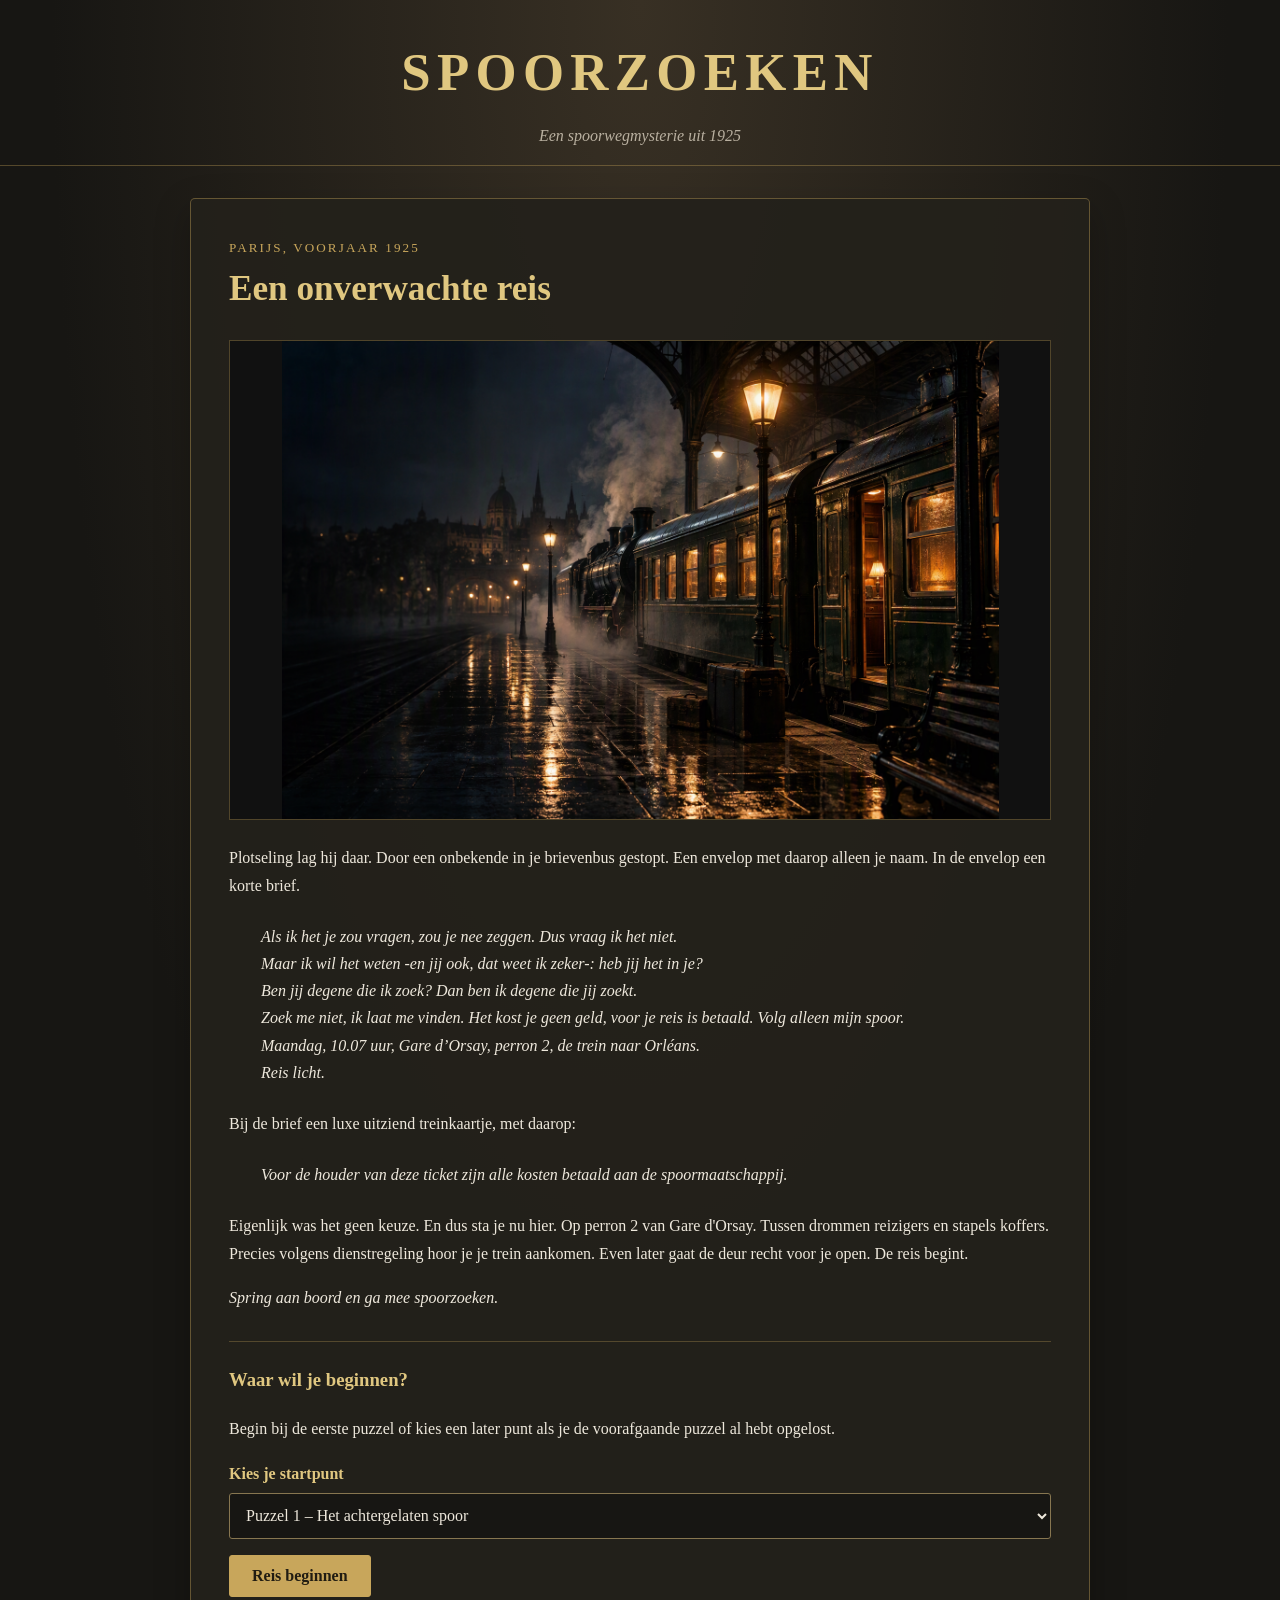
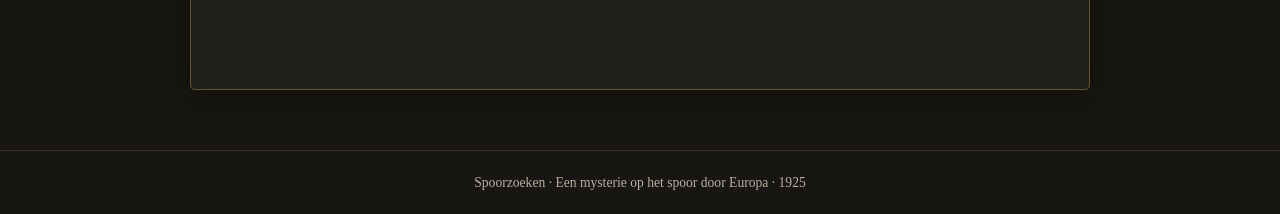
<file: index.html>
<!DOCTYPE html>
<html lang="nl">
<head>
  <meta charset="UTF-8">
  <meta name="viewport" content="width=device-width, initial-scale=1.0">
  <title>Spoorzoeken – Een spoorwegmysterie</title>

  <link rel="stylesheet" href="css/stijl.css">

  <script src="js/algemeen.js" defer></script>
  <script src="js/puzzels.js" defer></script>
  <script src="js/startpagina.js" defer></script>
</head>

<body>
  <header>
    <h1>Spoorzoeken</h1>
    <p>Een spoorwegmysterie uit 1925</p>
  </header>

  <main>
    <section class="screen active">
      <div class="panel">
        <div class="eyebrow">Parijs, voorjaar 1925</div>
        <h2>Een onverwachte reis</h2>

        <img
          class="story-image intro-image"
          src="station_home.png"
          alt="Een oud station als begin van een onverwachte reis"
        >

        <p>
          Plotseling lag hij daar. Door een onbekende in je brievenbus gestopt.
          Een envelop met daarop alleen je naam. In de envelop een korte brief.
        </p>

        <!-- Eerste citaat -->
        <div style="margin: 1.5em 0 1.5em 2em; padding: 0; font-style: italic;">
          <p style="margin: 0; padding: 0; text-indent: 0;">
            Als ik het je zou vragen, zou je nee zeggen. Dus vraag ik het niet.<br>
            Maar ik wil het weten -en jij ook, dat weet ik zeker-: heb jij het in je?<br>
            Ben jij degene die ik zoek? Dan ben ik degene die jij zoekt.<br>
            Zoek me niet, ik laat me vinden. Het kost je geen geld, voor je reis is betaald. Volg alleen mijn spoor.<br>
            Maandag, 10.07 uur, Gare d’Orsay, perron 2, de trein naar Orléans.<br>
            Reis licht.
          </p>
        </div>

        <p>
          Bij de brief een luxe uitziend treinkaartje, met daarop:
        </p>

        <!-- Tweede citaat -->
        <div style="margin: 1.5em 0 1.5em 2em; padding: 0; font-style: italic;">
          <p style="margin: 0; padding: 0; text-indent: 0;">
            Voor de houder van deze ticket zijn alle kosten betaald aan de spoormaatschappij.
          </p>
        </div>

        <p>
          Eigenlijk was het geen keuze. En dus sta je nu hier. Op perron 2 van
          Gare d'Orsay. Tussen drommen reizigers en stapels koffers. Precies
          volgens dienstregeling hoor je je trein aankomen. Even later gaat de
          deur recht voor je open. De reis begint.
        </p>

        <p><em>Spring aan boord en ga mee spoorzoeken.</em></p>

        <div class="access-panel">
          <h3>Waar wil je beginnen?</h3>

          <p>
            Begin bij de eerste puzzel of kies een later punt als je
            de voorafgaande puzzel al hebt opgelost.
          </p>

          <label for="start-puzzle">Kies je startpunt</label>

          <select id="start-puzzle">
            <option value="1">Puzzel 1 – Het achtergelaten spoor</option>
            <option value="2">Puzzel 2 – Een onverwachte bestemming</option>
          </select>

          <div id="previous-answer-wrap" class="hidden">
            <label for="previous-answer">
              Wat was het antwoord op de vorige puzzel?
            </label>

            <input
              id="previous-answer"
              type="text"
              autocomplete="off"
              placeholder="Vul je antwoord in"
            >
          </div>

          <button id="start-button" type="button">
            Reis beginnen
          </button>

          <p
            id="access-message"
            class="access-message"
            aria-live="polite"
          ></p>
        </div>
      </div>
    </section>
  </main>

  <footer>
    Spoorzoeken · Een mysterie op het spoor door Europa · 1925
  </footer>
</body>
</html>
</file>
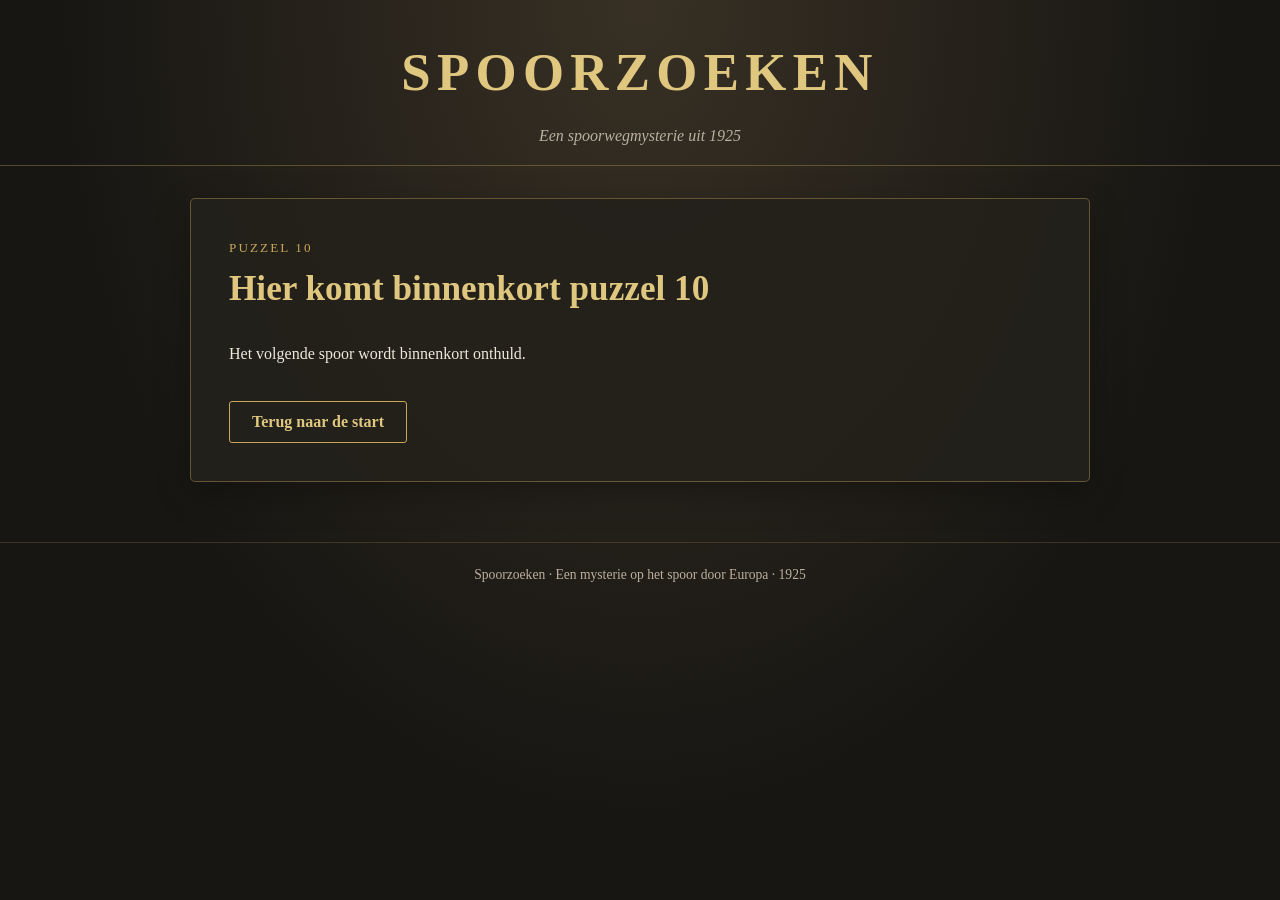
<file: Puzzel-10.html>
<!DOCTYPE html>
<html lang="nl">
<head>
  <meta charset="UTF-8">
  <meta name="viewport" content="width=device-width, initial-scale=1.0">
  <title>Puzzel 10 | Spoorzoeken</title>

  <link rel="stylesheet" href="css/stijl.css">

  <script src="js/algemeen.js" defer></script>
</head>

<body>
  <header>
    <h1>Spoorzoeken</h1>
    <p>Een spoorwegmysterie uit 1925</p>
  </header>

  <main>
    <section class="screen active">
      <div class="panel">
        <div class="eyebrow">Puzzel 10</div>
        <h2>Hier komt binnenkort puzzel 10</h2>

        <p>
          Het volgende spoor wordt binnenkort onthuld.
        </p>

        <button
          type="button"
          class="secondary"
          id="home-button"
        >
          Terug naar de start
        </button>
      </div>
    </section>
  </main>

  <footer>
    Spoorzoeken · Een mysterie op het spoor door Europa · 1925
  </footer>
</body>
</html>
</file>
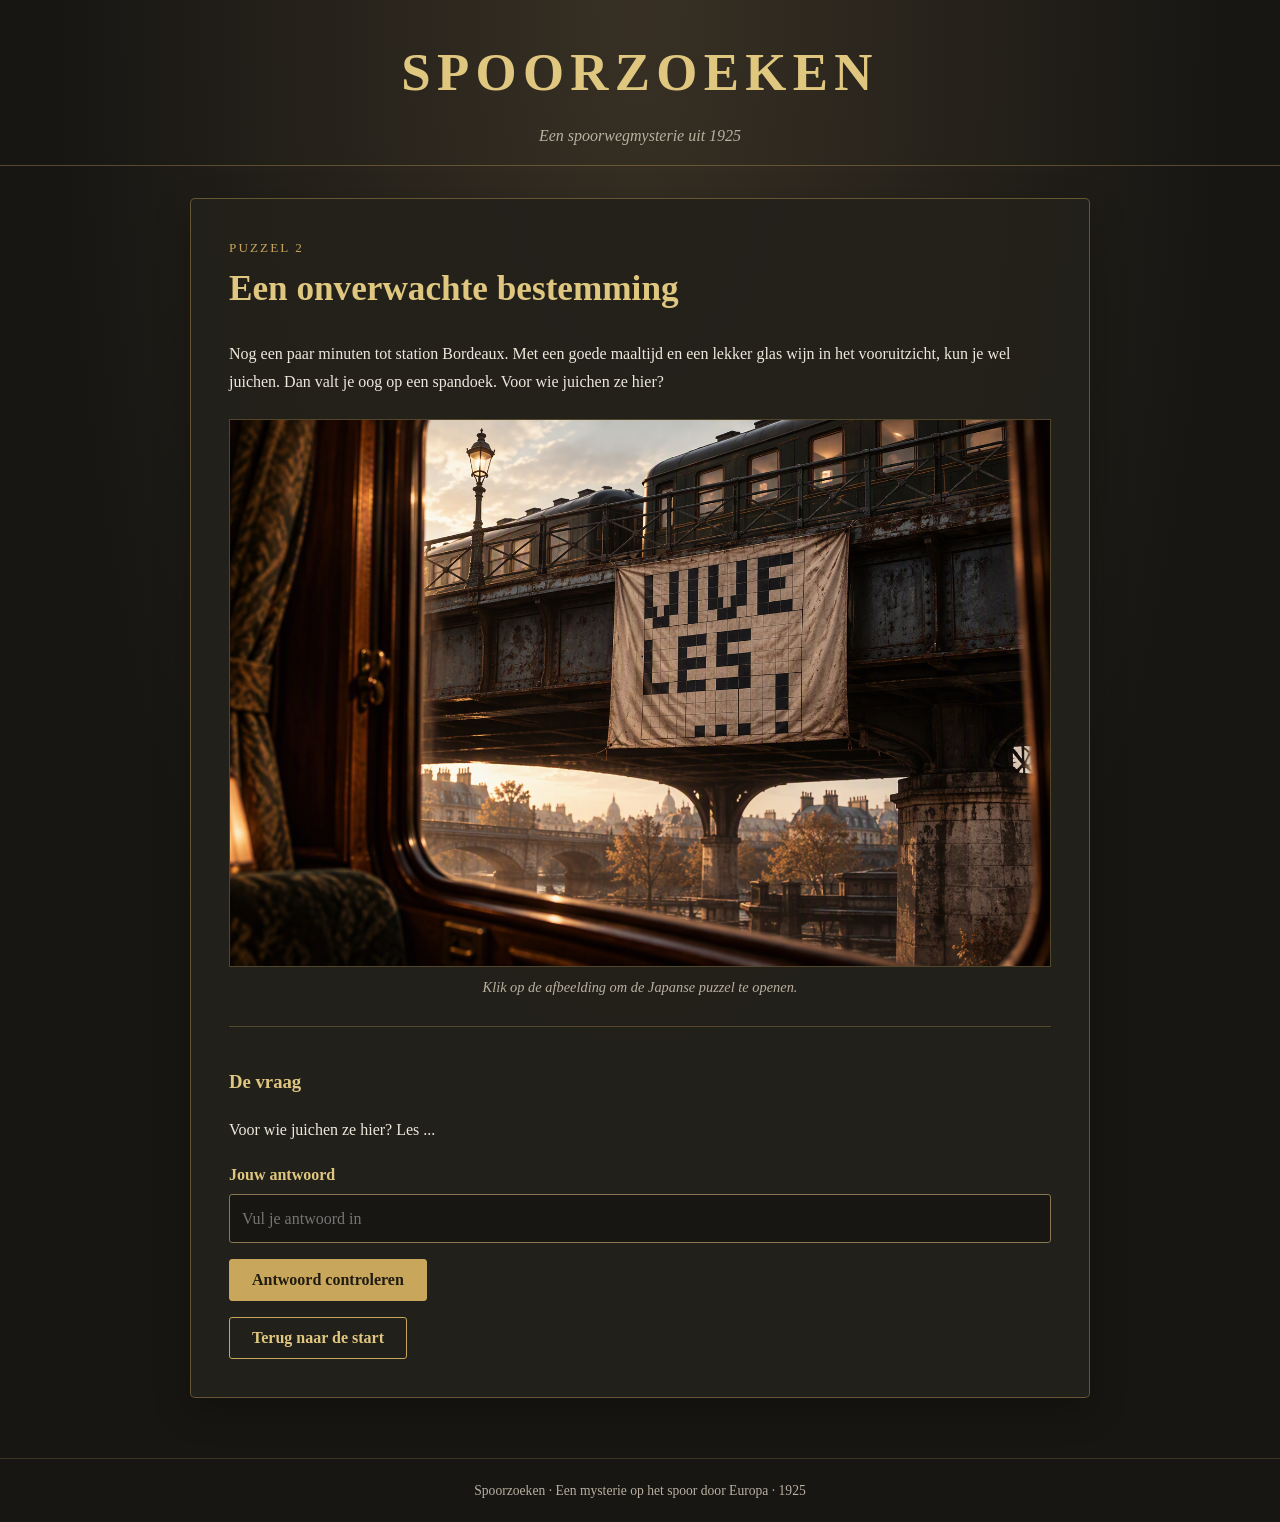
<file: puzzel-2.html>
<!DOCTYPE html>
<html lang="nl">
<head>
  <meta charset="UTF-8">
  <meta name="viewport" content="width=device-width, initial-scale=1.0">
  <title>Puzzel 2 – Een onverwachte bestemming | Spoorzoeken</title>

  <link rel="stylesheet" href="css/stijl.css">

  <script src="js/algemeen.js" defer></script>
  <script src="js/puzzels.js" defer></script>
  <script src="js/puzzelpagina.js" defer></script>
</head>

<body>
  <header>
    <h1>Spoorzoeken</h1>
    <p>Een spoorwegmysterie uit 1925</p>
  </header>

  <main>
    <section class="screen active">
      <div class="panel">
        <div class="eyebrow">Puzzel 2</div>
        <h2>Een onverwachte bestemming</h2>

        <p>
          Nog een paar minuten tot station Bordeaux. Met een goede
          maaltijd en een lekker glas wijn in het vooruitzicht, kun
          je wel juichen. Dan valt je oog op een spandoek. Voor wie
          juichen ze hier?
        </p>

        <!-- BASISAFBEELDING PUZZEL 2A -->
        <div id="puzzle2-image-view">
          <img
            id="puzzle2-image"
            class="story-image clickable-image"
            src="Puzzel%202a.png"
            alt="Aanwijzing op een spandoek in Bordeaux"
            tabindex="0"
            role="button"
            aria-label="Open de interactieve Japanse puzzel"
          >

          <p class="image-hint" id="puzzle2-image-hint">
            Klik op de afbeelding om de Japanse puzzel te openen.
          </p>
        </div>

        <!-- INTERACTIEVE PUZZEL 2B -->
        <div id="nonogram-view" class="nonogram-view hidden">
          <h3>De Japanse puzzel</h3>

          <p class="nonogram-instruction">
            Kleur de vakjes zwart om de afbeelding te ontdekken.
            De cijfers geven aan hoeveel aaneengesloten zwarte vakjes
            er in iedere rij en kolom staan. Tussen twee reeksen zit
            altijd minstens één wit vakje. Klik de cijfers aan om ze
            door te strepen wanneer je ze hebt opgelost.
          </p>

          <div class="nonogram-scroll">
            <div
              id="nonogram-board"
              class="nonogram-board"
              aria-label="Interactief raster van 15 bij 15 vakjes"
            ></div>
          </div>

          <div class="nonogram-controls">
            <button
              type="button"
              class="secondary"
              id="clear-nonogram"
            >
              Wis alle vakjes
            </button>

            <button
              type="button"
              class="secondary"
              id="show-image-a"
            >
              Terug naar afbeelding 2a
            </button>
          </div>

          <p class="image-hint">
            De vakjes en doorgestreepte cijfers kun je op elk moment
            weer aanpassen.
          </p>
        </div>

        <div class="question">
          <h3>De vraag</h3>
          <p>Voor wie juichen ze hier? Les ...</p>

          <form id="answer-form">
            <label for="answer">Jouw antwoord</label>

            <input
              id="answer"
              type="text"
              autocomplete="off"
              placeholder="Vul je antwoord in"
              required
            >

            <button type="submit">Antwoord controleren</button>
          </form>

          <p
            id="success-message"
            class="success-message hidden"
            aria-live="polite"
          >
            Goed gevonden! Je gaat verder naar het volgende spoor.
          </p>
        </div>

        <button
          type="button"
          class="secondary"
          id="home-button"
        >
          Terug naar de start
        </button>
      </div>
    </section>
  </main>

  <footer>
    Spoorzoeken · Een mysterie op het spoor door Europa · 1925
  </footer>

  <!-- FOUTMELDING -->
  <div
    id="error-overlay"
    class="error-overlay"
    role="alertdialog"
    aria-modal="true"
    aria-labelledby="error-title"
    aria-hidden="true"
  >
    <div class="error-box">
      <img src="Stop.png" alt="Het spoor loopt dood">

      <h2 id="error-title">Het spoor loopt dood</h2>
      <p>
        Dat is niet het goede antwoord. Het sein staat op rood.
        Vind het goede antwoord om door te kunnen stomen.
      </p>

      <button type="button" id="error-close">
        Verder zoeken
      </button>
    </div>
  </div>
</body>
</html>
</file>
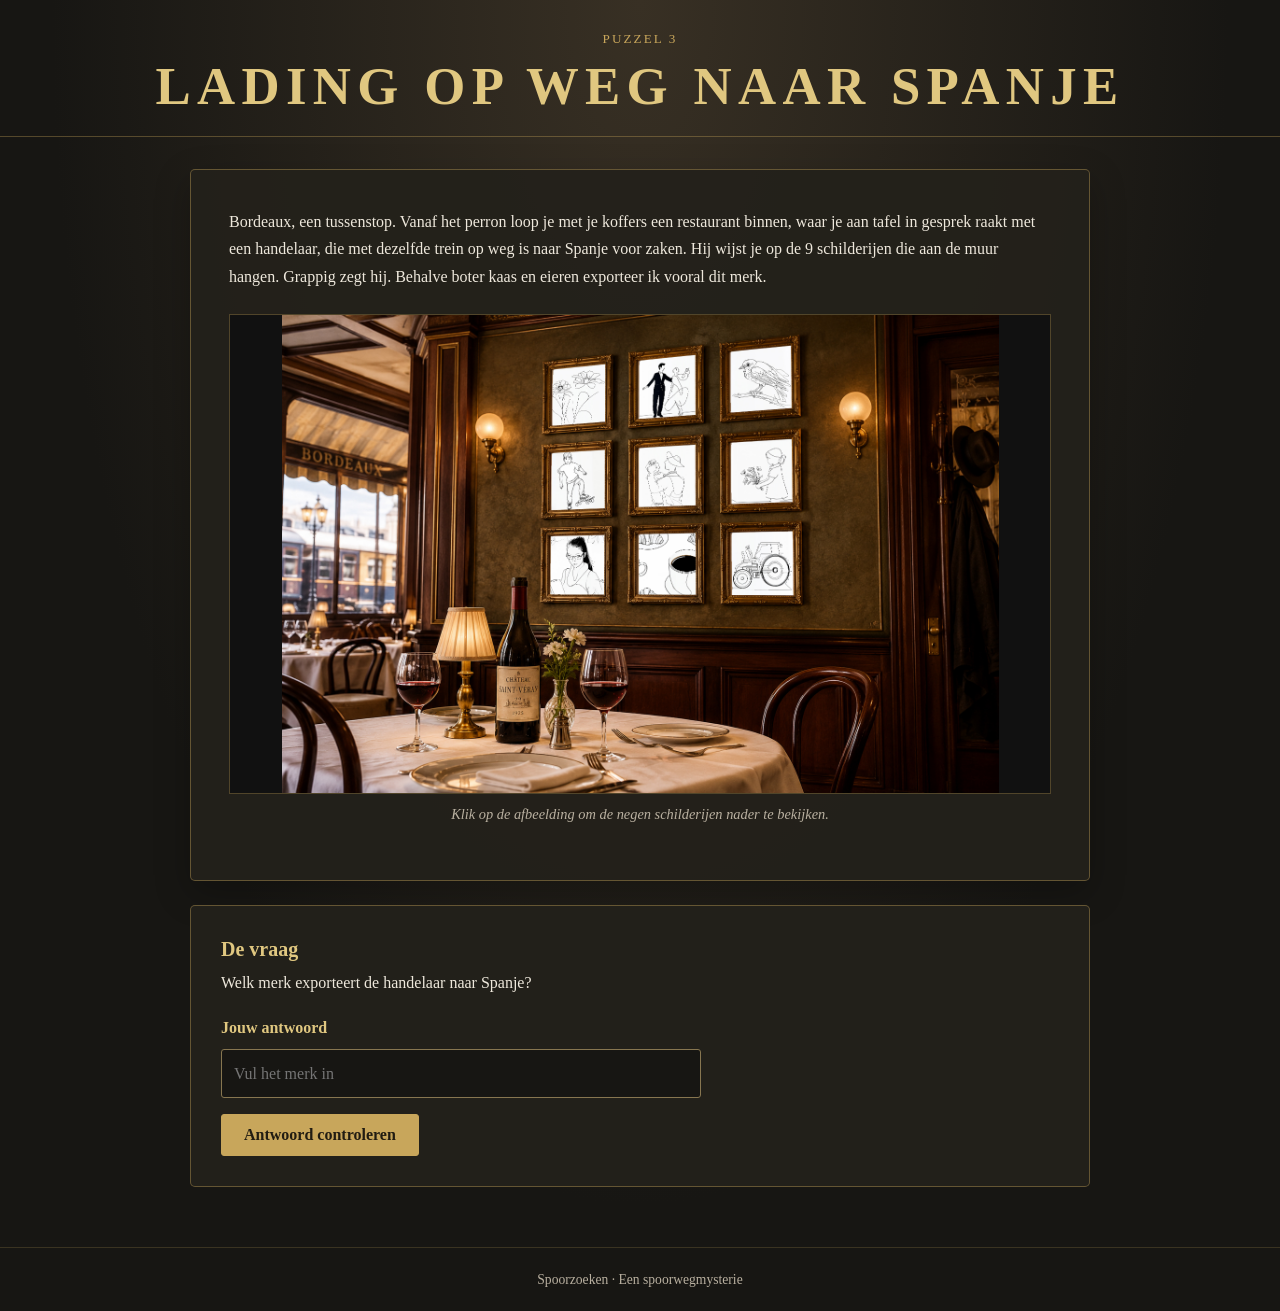
<file: puzzel-3.html>
<!DOCTYPE html>
<html lang="nl">
<head>
  <meta charset="UTF-8">
  <meta name="viewport" content="width=device-width, initial-scale=1.0">
  <title>Spoorzoeken – Puzzel 3: Lading op weg naar Spanje</title>

  <link rel="stylesheet" href="css/stijl.css">

  <style>
    :root {
      --background: #171613;
      --panel: #24211b;
      --gold: #c8a65b;
      --gold-light: #e0c780;
      --text: #eee8dc;
      --muted: #b9b0a0;
      --red: #c7463b;
      --green: #88b58a;
      --line: rgba(200, 166, 91, 0.4);
    }

    * {
      box-sizing: border-box;
    }

    body {
      margin: 0;
      min-height: 100vh;
      background: radial-gradient(ellipse at top, #383024 0%, var(--background) 65%);
      color: var(--text);
      font-family: Georgia, "Times New Roman", serif;
      line-height: 1.7;
    }

    header {
      padding: 28px 20px 16px;
      text-align: center;
      border-bottom: 1px solid rgba(200, 166, 91, 0.35);
    }

    header p {
      margin: 0;
      color: var(--muted);
      font-style: italic;
    }

    header .eyebrow {
      margin-bottom: 4px;
      color: var(--gold);
      font-size: 0.82rem;
      letter-spacing: 0.16em;
      text-transform: uppercase;
      font-style: normal;
    }

    header h1 {
      margin: 0;
      color: var(--gold-light);
      font-size: clamp(2rem, 5vw, 3.3rem);
      line-height: 1.25;
    }

    main {
      width: min(900px, calc(100% - 32px));
      margin: 32px auto 60px;
    }

    h2 {
      margin-top: 0;
      color: var(--gold-light);
      font-size: clamp(1.6rem, 4vw, 2.2rem);
      line-height: 1.25;
    }

    h3 {
      color: var(--gold-light);
    }

    p {
      margin: 0 0 1.1em;
    }

    .panel {
      padding: clamp(20px, 4vw, 38px);
      background: rgba(36, 33, 27, 0.94);
      border: 1px solid var(--line);
      border-radius: 5px;
      box-shadow: 0 12px 35px rgba(0, 0, 0, 0.25);
    }

    .intro-text {
      margin-bottom: 20px;
    }

    .cafe-intro {
      margin: 24px 0 0;
    }

    .story-image {
      display: block;
      width: 100%;
      max-height: 620px;
      margin: 24px auto;
      object-fit: contain;
      border: 1px solid rgba(200, 166, 91, 0.35);
      background: #111;
    }

    .intro-image {
      max-height: 480px;
    }

    .clickable-image {
      cursor: pointer;
      transition: opacity 0.2s ease;
    }

    .clickable-image:hover {
      opacity: 0.88;
    }

    .clickable-image:focus-visible {
      outline: 3px solid var(--gold-light);
      outline-offset: 4px;
    }

    .image-hint {
      margin-top: -16px;
      color: var(--muted);
      font-size: 0.9rem;
      font-style: italic;
      text-align: center;
    }

    #interactive-puzzle {
      display: none;
    }

    .puzzle-instruction {
      margin-bottom: 24px;
    }

    .gallery {
      display: grid;
      grid-template-columns: repeat(3, minmax(0, 1fr));
      gap: 18px;
    }

    .source-card,
    .board-panel {
      min-width: 0;
      padding: 12px;
      border: 1px solid var(--line);
      border-radius: 5px;
      background: rgba(36, 33, 27, 0.94);
    }

    .source-title {
      margin: 0 0 10px;
      font-size: 1.05rem;
      line-height: 1.4;
    }

    .image-grid {
      position: relative;
      width: 100%;
      aspect-ratio: 1 / 1;
      overflow: hidden;
      background: #e8e2d7;
      border: 1px solid rgba(200, 166, 91, 0.3);
      border-radius: 3px;
    }

    .image-grid > img {
      display: block;
      width: 100%;
      height: 100%;
      object-fit: cover;
    }

    .tile-overlay {
      position: absolute;
      inset: 0;
      display: grid;
      grid-template-columns: repeat(3, 1fr);
      grid-template-rows: repeat(3, 1fr);
      gap: 0;
    }

    .tile-overlay .tile {
      position: relative;
      display: block;
      min-width: 0;
      min-height: 0;
      width: auto;
      margin: 0;
      padding: 0;
      border: 1px dashed rgba(255, 255, 255, 0.95);
      border-radius: 0;
      background: rgba(20, 20, 20, 0.035);
      color: white;
      font: inherit;
      text-shadow: 0 1px 3px #000;
      cursor: grab;
      touch-action: manipulation;
      box-shadow: none;
    }

    .tile-overlay .tile:hover {
      background: rgba(255, 255, 255, 0.15);
    }

    .tile-overlay .tile:active {
      cursor: grabbing;
    }

    .tile-overlay .tile.selected {
      outline: 4px solid #d18a27;
      outline-offset: -4px;
    }

    .tile-overlay .tile.used {
      opacity: 0.35;
    }

    .tile-overlay .tile:disabled {
      cursor: default;
    }

    .tile-number {
      position: absolute;
      left: 5px;
      top: 4px;
      padding: 3px 4px;
      border-radius: 3px;
      background: rgba(0, 0, 0, 0.65);
      color: white;
      font: bold 12px/1 Arial, sans-serif;
      text-shadow: none;
    }

    .image-error {
      display: flex;
      width: 100%;
      height: 100%;
      padding: 14px;
      align-items: center;
      justify-content: center;
      text-align: center;
      color: var(--red);
      font: 14px/1.4 Arial, sans-serif;
      overflow-wrap: anywhere;
    }

    .board-heading {
      margin-top: 30px;
    }

    .board-panel {
      margin-top: 12px;
    }

    .board {
      display: grid;
      grid-template-columns: repeat(3, minmax(0, 1fr));
      grid-template-rows: repeat(3, minmax(0, 1fr));
      gap: 0;
      width: 100%;
      max-width: 570px;
      overflow: hidden;
      border: 1px solid #9e9688;
      border-radius: 0;
    }

    .board .slot {
      position: relative;
      display: flex;
      min-width: 0;
      min-height: 0;
      width: auto;
      aspect-ratio: 1 / 1;
      overflow: hidden;
      margin: 0;
      padding: 0;
      align-items: center;
      justify-content: center;
      border: 0;
      border-radius: 0;
      background: #f1ece2;
      color: #292821;
      font: inherit;
      cursor: pointer;
      box-shadow: none;
    }

    .board .slot:not(:nth-child(3n)) {
      border-right: 1px solid #9e9688;
    }

    .board .slot:nth-child(-n+6) {
      border-bottom: 1px solid #9e9688;
    }

    .board .slot:hover {
      background: #f1ece2;
    }

    .slot-label {
      position: absolute;
      z-index: 2;
      top: 5px;
      left: 6px;
      padding: 3px 5px;
      border-radius: 3px;
      background: rgba(255, 253, 248, 0.9);
      color: #4c473d;
      font: bold 12px Arial, sans-serif;
    }

    .slot img {
      display: block;
      width: 100%;
      height: 100%;
      object-fit: fill;
    }

    .empty {
      color: #706d63;
      font: 14px Arial, sans-serif;
    }

    .controls {
      display: flex;
      flex-wrap: wrap;
      gap: 10px;
      margin-top: 14px;
    }

    button.action {
      display: inline-block;
      width: auto;
      margin-top: 16px;
      padding: 11px 22px;
      border: 1px solid var(--gold);
      border-radius: 3px;
      background: var(--gold);
      color: #211c12;
      font: bold 1rem Georgia, "Times New Roman", serif;
      cursor: pointer;
      box-shadow: none;
    }

    button.action:hover {
      background: var(--gold-light);
    }

    button.action.secondary {
      background: transparent;
      color: var(--gold-light);
    }

    button.action.secondary:hover {
      background: rgba(200, 166, 91, 0.12);
    }

    button:focus-visible {
      outline: 3px solid var(--gold-light);
      outline-offset: 3px;
    }

    button:disabled {
      opacity: 0.55;
      cursor: default;
    }

    #status {
      min-height: 1.5em;
      margin: 14px 0 0;
      color: var(--muted);
      font: 14px/1.45 Arial, sans-serif;
    }

    .hint {
      margin-top: 8px;
      color: var(--muted);
      font: 13px/1.45 Arial, sans-serif;
    }

    code {
      color: var(--gold-light);
    }

    #puzzel3-answer {
      margin-top: 24px;
      padding: clamp(20px, 4vw, 30px);
      border: 1px solid var(--line);
      border-radius: 5px;
      background: rgba(36, 33, 27, 0.94);
    }

    #puzzel3-answer .question-heading {
      margin: 0 0 8px;
      color: var(--gold-light);
      font-size: 1.25rem;
      line-height: 1.3;
    }

    #puzzel3-answer .question-text {
      margin: 0 0 18px;
      font-size: 1rem;
      line-height: 1.6;
    }

    #puzzel3-answer label {
      display: block;
      margin: 12px 0 6px;
      color: var(--gold-light);
      font-weight: bold;
    }

    #puzzel3-answer input {
      display: block;
      width: 100%;
      max-width: 480px;
      min-height: 46px;
      margin: 8px 0 12px;
      padding: 10px 12px;
      border: 1px solid #877650;
      border-radius: 3px;
      background: #171613;
      color: var(--text);
      font: inherit;
    }

    #puzzel3-answer input:focus {
      outline: 2px solid var(--gold);
      outline-offset: 2px;
    }

    #puzzel3-answer form button {
      display: inline-block;
      width: auto;
      margin-top: 4px;
      padding: 11px 22px;
      border: 1px solid var(--gold);
      border-radius: 3px;
      background: var(--gold);
      color: #211c12;
      font: bold 1rem Georgia, "Times New Roman", serif;
      cursor: pointer;
    }

    footer {
      padding: 20px;
      color: var(--muted);
      font-size: 0.85rem;
      text-align: center;
      border-top: 1px solid rgba(200, 166, 91, 0.2);
    }

    @media (max-width: 760px) {
      header {
        padding-top: 22px;
      }

      main {
        margin-top: 20px;
      }

      .panel {
        padding: 20px;
      }

      .gallery {
        grid-template-columns: repeat(2, minmax(0, 1fr));
        gap: 10px;
      }

      .source-card {
        padding: 8px;
      }

      .source-title {
        font-size: 0.95rem;
      }

      .board {
        max-width: 100%;
      }
    }

    @media (max-width: 420px) {
      .gallery {
        grid-template-columns: 1fr;
      }

      button.action,
      #puzzel3-answer form button {
        max-width: 100%;
      }
    }
  </style>

  <script src="js/algemeen.js" defer></script>
  <script src="js/puzzels.js" defer></script>
  <script src="js/puzzelpagina.js" defer></script>
</head>

<body>
  <header>
    <p class="eyebrow">Puzzel 3</p>
    <h1>Lading op weg naar Spanje</h1>
  </header>

  <main>
    <section id="introduction" class="panel">
      <div class="intro-text">
        <p>
          Bordeaux, een tussenstop. Vanaf het perron loop je met je koffers
          een restaurant binnen, waar je aan tafel in gesprek raakt met een
          handelaar, die met dezelfde trein op weg is naar Spanje voor zaken.
          Hij wijst je op de 9 schilderijen die aan de muur hangen. Grappig
          zegt hij. Behalve boter kaas en eieren exporteer ik vooral dit merk.
        </p>
      </div>

      <div class="cafe-intro">
        <img
          id="puzzle3-image"
          class="story-image intro-image clickable-image"
          src="Puzzel3_cafe.jpg"
          alt="Het restaurant in Bordeaux, met negen lege schilderijlijsten aan de muur"
          tabindex="0"
          role="button"
          aria-label="Klik om de puzzel met de negen afbeeldingen te openen"
        >

        <p class="image-hint">
          Klik op de afbeelding om de negen schilderijen nader te bekijken.
        </p>
      </div>
    </section>

    <section id="interactive-puzzle" class="panel">
      <p class="puzzle-instruction">
        Bekijk de negen basisafbeeldingen. Sleep fragmenten naar het
        verzamelbord met vakken A tot en met I. Je kunt ook op een
        fragment klikken en daarna op het gewenste vak.
      </p>

      <h2>De negen basisafbeeldingen</h2>

      <section
        id="gallery"
        class="gallery"
        aria-label="Negen basisafbeeldingen met fragmenten">
      </section>

      <h2 class="board-heading">Het verzamelbord</h2>

      <section class="board-panel">
        <div id="board" class="board" aria-label="Verzamelbord">
          <button class="slot" type="button" data-index="0" data-label="A" aria-label="Vak A">
            <span class="slot-label">A</span>
            <span class="empty">Sleep hier</span>
          </button>

          <button class="slot" type="button" data-index="1" data-label="B" aria-label="Vak B">
            <span class="slot-label">B</span>
            <span class="empty">Sleep hier</span>
          </button>

          <button class="slot" type="button" data-index="2" data-label="C" aria-label="Vak C">
            <span class="slot-label">C</span>
            <span class="empty">Sleep hier</span>
          </button>

          <button class="slot" type="button" data-index="3" data-label="D" aria-label="Vak D">
            <span class="slot-label">D</span>
            <span class="empty">Sleep hier</span>
          </button>

          <button class="slot" type="button" data-index="4" data-label="E" aria-label="Vak E">
            <span class="slot-label">E</span>
            <span class="empty">Sleep hier</span>
          </button>

          <button class="slot" type="button" data-index="5" data-label="F" aria-label="Vak F">
            <span class="slot-label">F</span>
            <span class="empty">Sleep hier</span>
          </button>

          <button class="slot" type="button" data-index="6" data-label="G" aria-label="Vak G">
            <span class="slot-label">G</span>
            <span class="empty">Sleep hier</span>
          </button>

          <button class="slot" type="button" data-index="7" data-label="H" aria-label="Vak H">
            <span class="slot-label">H</span>
            <span class="empty">Sleep hier</span>
          </button>

          <button class="slot" type="button" data-index="8" data-label="I" aria-label="Vak I">
            <span class="slot-label">I</span>
            <span class="empty">Sleep hier</span>
          </button>
        </div>

        <div class="controls">
          <button id="clear" class="action secondary" type="button">
            Verzamelbord leegmaken
          </button>
        </div>

        <p id="status" role="status" aria-live="polite"></p>
      </section>
    </section>

    <section id="puzzel3-answer" aria-labelledby="puzzel3-heading">
      <h2 id="puzzel3-heading" class="question-heading">De vraag</h2>

      <p class="question-text">
        Welk merk exporteert de handelaar naar Spanje?
      </p>

      <form id="answer-form">
        <label for="answer">Jouw antwoord</label>
        <input
          id="answer"
          name="answer"
          type="text"
          autocomplete="off"
          required
          placeholder="Vul het merk in"
        >
        <button type="submit">Antwoord controleren</button>
        <p id="success-message" class="success-message hidden"></p>
      </form>
    </section>
  </main>

  <footer>
    Spoorzoeken · Een spoorwegmysterie
  </footer>

  <div
    id="error-overlay"
    class="error-overlay hidden"
    aria-hidden="true"
  >
    <div class="error-box">
      <p>
        Dat is niet het goede antwoord. Het sein staat op rood.
        Vind het goede antwoord om door te kunnen stomen.
      </p>
      <button id="error-close" type="button">Opnieuw proberen</button>
    </div>
  </div>

  <script>
    (() => {
      const cafeImage = document.getElementById("puzzle3-image");
      const introduction = document.getElementById("introduction");
      const interactivePuzzle = document.getElementById("interactive-puzzle");

      function openInteractivePuzzle() {
        introduction.style.display = "none";
        interactivePuzzle.style.display = "block";

        interactivePuzzle.scrollIntoView({
          behavior: "smooth",
          block: "start"
        });
      }

      cafeImage.addEventListener("click", openInteractivePuzzle);

      cafeImage.addEventListener("keydown", event => {
        if (event.key === "Enter" || event.key === " ") {
          event.preventDefault();
          openInteractivePuzzle();
        }
      });
    })();
  </script>

  <script src="puzzel-3.js"></script>
</body>
</html>
</file>
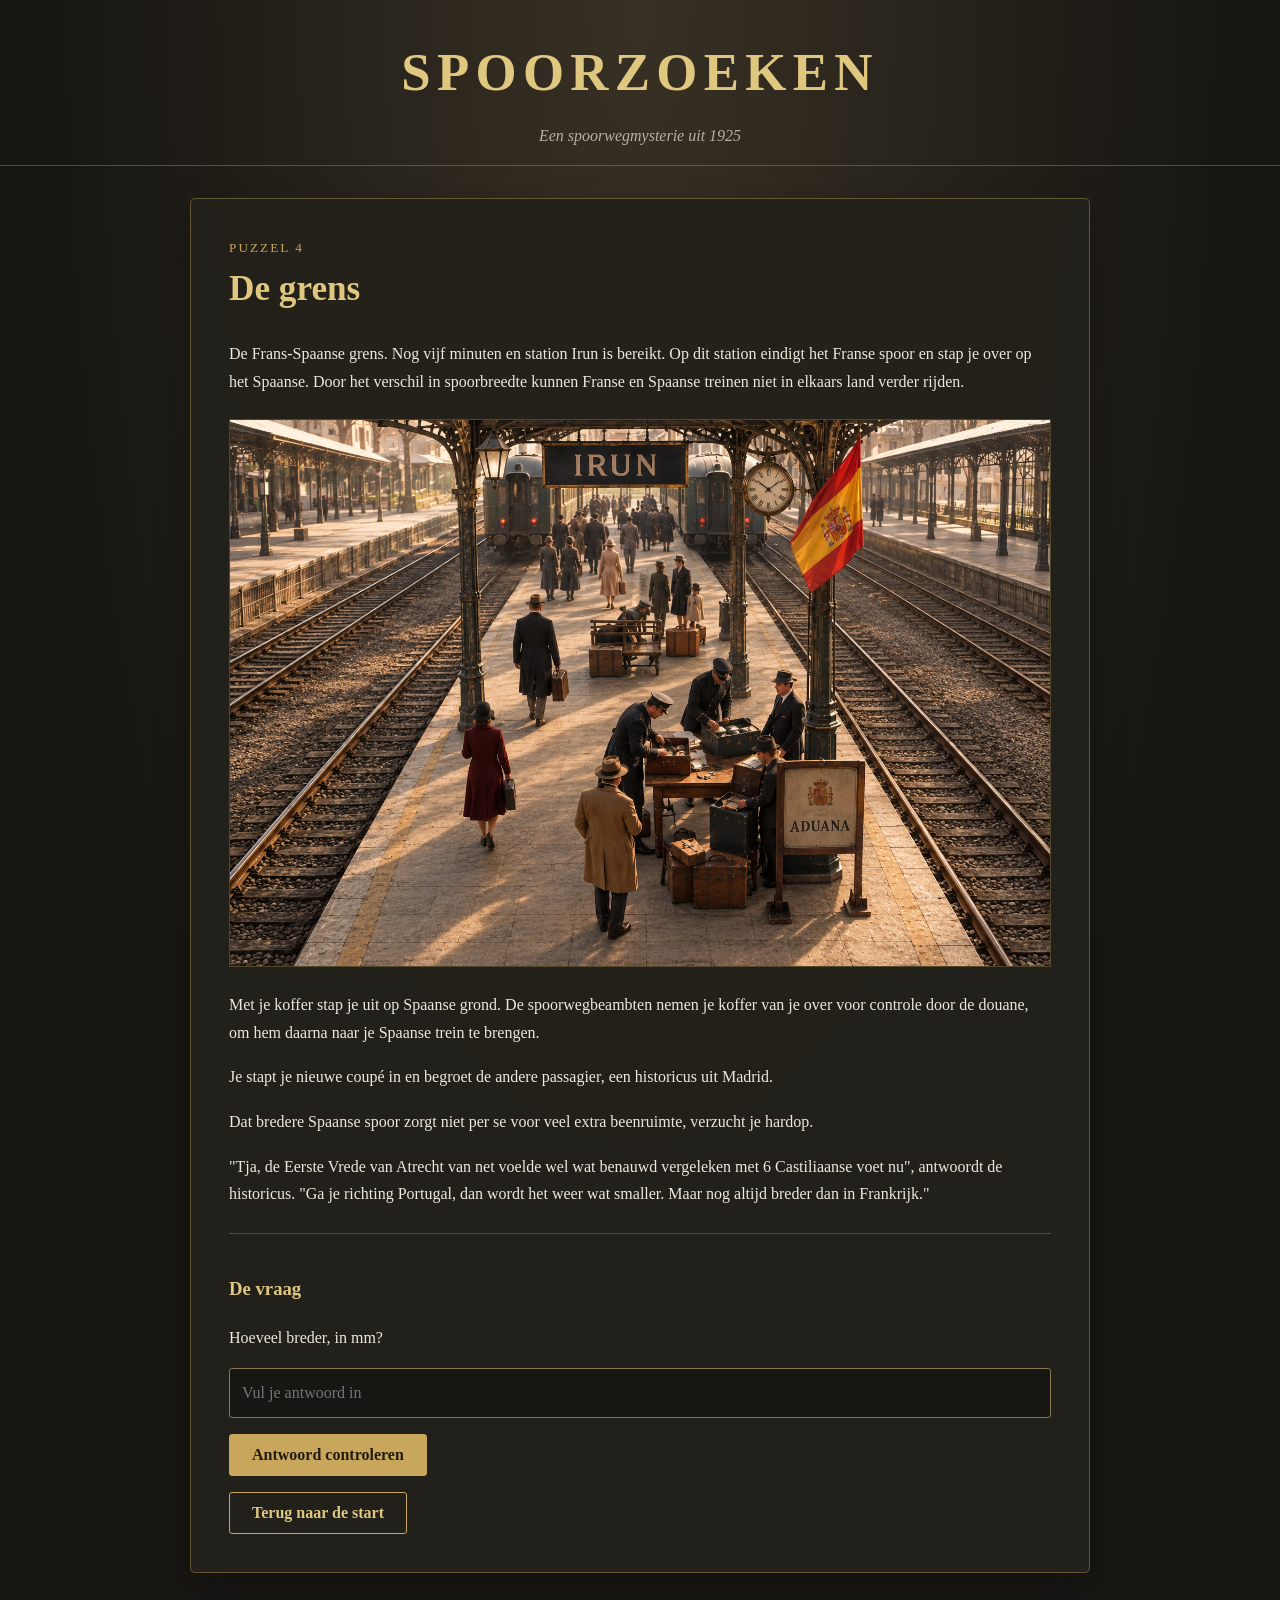
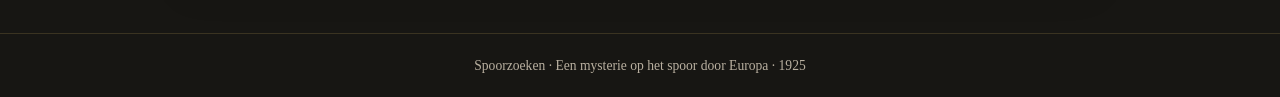
<file: puzzel-4.html>
<!DOCTYPE html>
<html lang="nl">
<head>
  <meta charset="UTF-8">
  <meta name="viewport" content="width=device-width, initial-scale=1.0">
  <title>Puzzel 4 – De grens | Spoorzoeken</title>

  <link rel="stylesheet" href="css/stijl.css">

  <script src="js/algemeen.js" defer></script>
  <script src="js/puzzels.js" defer></script>
  <script src="js/puzzelpagina.js" defer></script>
</head>

<body>
  <header>
    <h1>Spoorzoeken</h1>
    <p>Een spoorwegmysterie uit 1925</p>
  </header>

  <main>
    <section class="screen active">
      <div class="panel">
        <div class="eyebrow">Puzzel 4</div>
        <h2>De grens</h2>

        <p>
          De Frans-Spaanse grens. Nog vijf minuten en station Irun is bereikt.
          Op dit station eindigt het Franse spoor en stap je over op het Spaanse.
          Door het verschil in spoorbreedte kunnen Franse en Spaanse treinen
          niet in elkaars land verder rijden.
        </p>

        <img
          id="puzzle4-image"
          class="story-image"
          src="Puzzel%204.png"
          alt="Station Irun aan de Frans-Spaanse grens in 1925"
        >

        <p>
          Met je koffer stap je uit op Spaanse grond. De spoorwegbeambten nemen
          je koffer van je over voor controle door de douane, om hem daarna
          naar je Spaanse trein te brengen.
        </p>

        <p>
          Je stapt je nieuwe coupé in en begroet de andere passagier,
          een historicus uit Madrid.
        </p>

        <p>
          Dat bredere Spaanse spoor zorgt niet per se voor veel extra
          beenruimte, verzucht je hardop.
        </p>

        <p>
          "Tja, de Eerste Vrede van Atrecht van net voelde wel wat benauwd
          vergeleken met 6 Castiliaanse voet nu", antwoordt de historicus.
          "Ga je richting Portugal, dan wordt het weer wat smaller.
          Maar nog altijd breder dan in Frankrijk."
        </p>

        <div class="question">
          <h3>De vraag</h3>

          <p>
            Hoeveel breder, in mm?
          </p>

          <form id="answer-form">
            <input
              type="number"
              id="answer"
              placeholder="Vul je antwoord in"
              autocomplete="off"
              required
            >

            <button type="submit">
              Antwoord controleren
            </button>
          </form>

          <div
            id="success-message"
            class="success-message hidden"
          ></div>
        </div>

        <button
          type="button"
          class="secondary"
          id="home-button"
        >
          Terug naar de start
        </button>
      </div>
    </section>
  </main>

  <footer>
    Spoorzoeken · Een mysterie op het spoor door Europa · 1925
  </footer>

  <div
    id="error-overlay"
    class="error-overlay hidden"
    aria-hidden="true"
    role="alertdialog"
    aria-modal="true"
    aria-labelledby="error-title"
  >
    <div class="error-box">
      <img src="Stop.png" alt="Stop">

      <h2 id="error-title">Het spoor loopt dood</h2>

      <p>
        Dat is niet het goede antwoord. Het sein staat op rood.
        Vind het goede antwoord om door te kunnen stomen.
      </p>

      <button type="button" id="error-close">
        Opnieuw proberen
      </button>
    </div>
  </div>

</body>
</html>
</file>
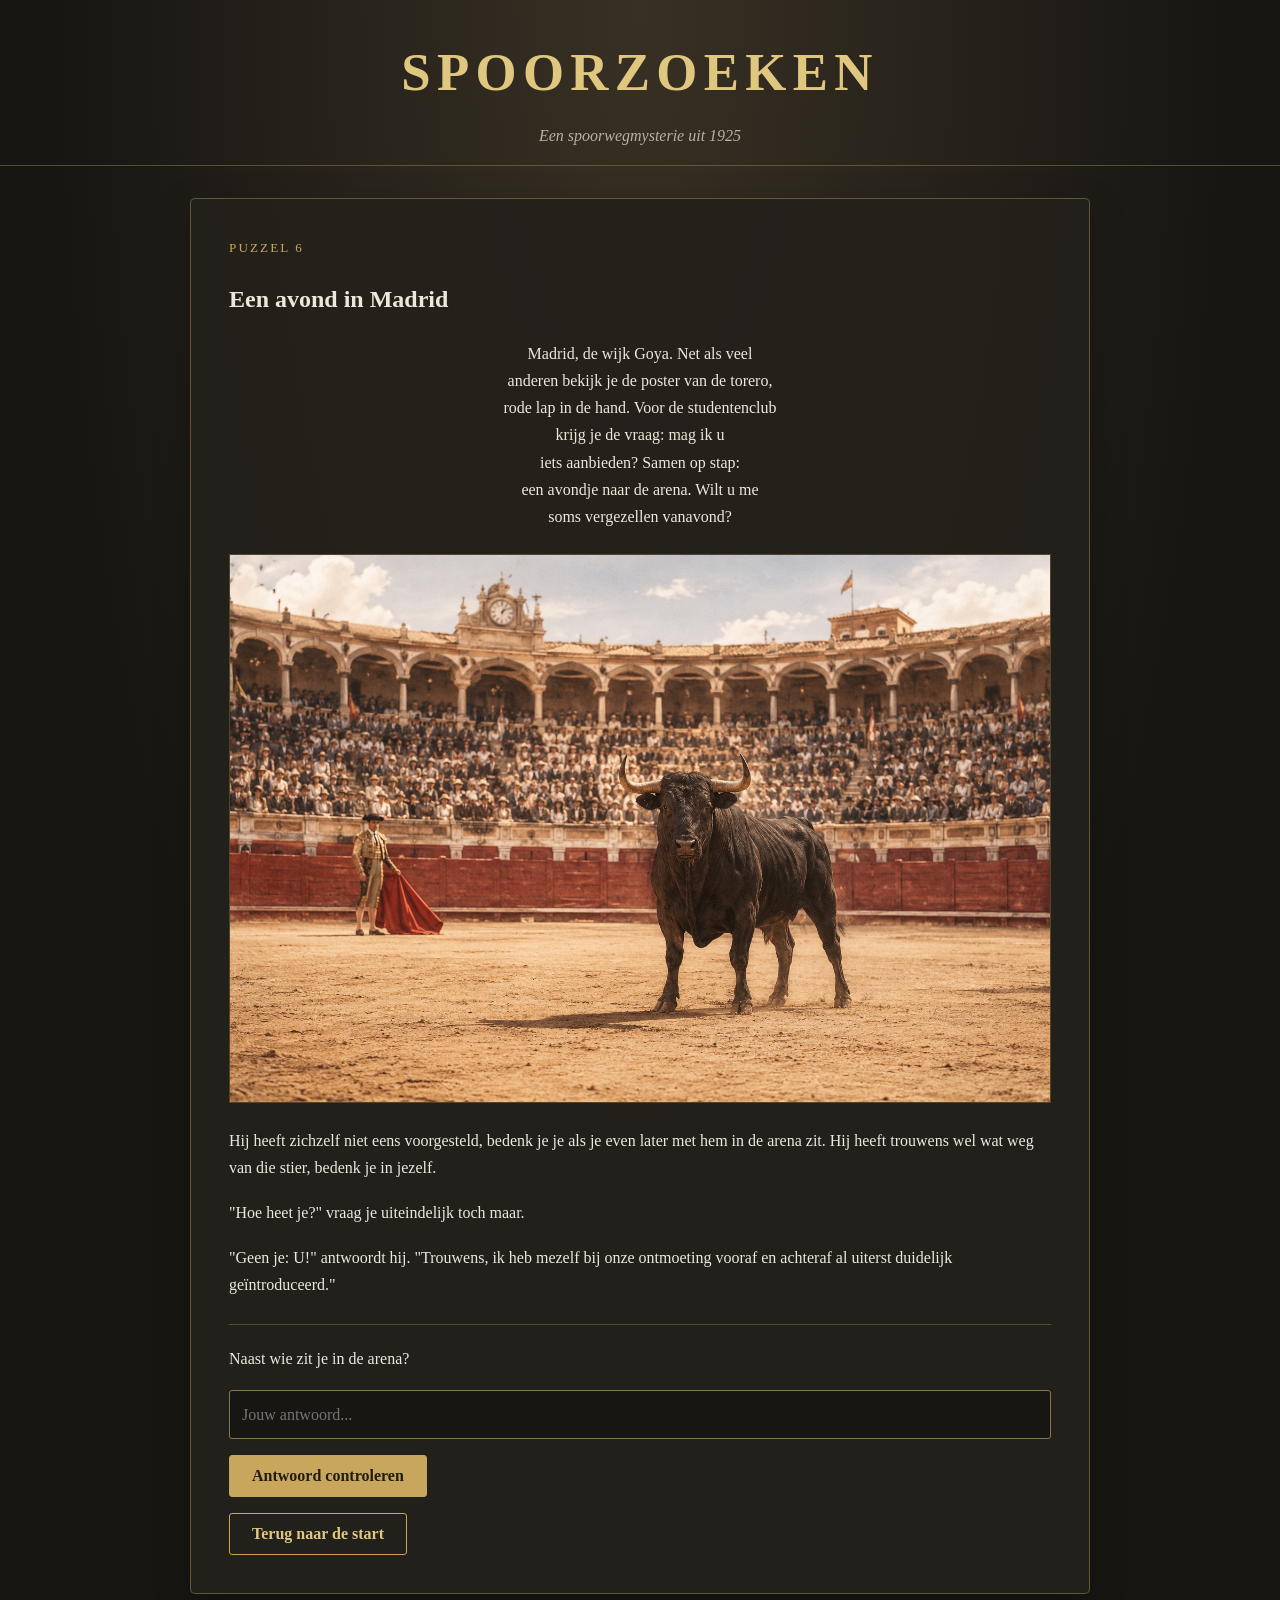
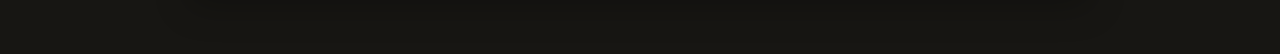
<file: puzzel-6.html>
<!DOCTYPE html>
<html lang="nl">
<head>
    <meta charset="UTF-8">
    <meta name="viewport" content="width=device-width, initial-scale=1.0">
    <title>Spoorzoeken - Puzzel 6</title>

    <link rel="stylesheet" href="css/stijl.css">

    <script src="js/algemeen.js" defer></script>
    <script src="js/puzzels.js" defer></script>
    <script src="js/puzzelpagina.js" defer></script>
</head>

<body>

    <header>
        <h1>Spoorzoeken</h1>
        <p>Een spoorwegmysterie uit 1925</p>
    </header>

    <main class="screen active">
        <section class="panel">

            <p class="eyebrow">Puzzel 6</p>

            <h1>Een avond in Madrid</h1>

            <div class="story-text" style="text-align: center;">

                Madrid, de wijk Goya. Net als veel<br>
                anderen bekijk je de poster van de torero,<br>
                rode lap in de hand. Voor de studentenclub<br>
                krijg je de vraag: mag ik u<br>
                iets aanbieden? Samen op stap:<br>
                een avondje naar de arena. Wilt u me<br>
                soms vergezellen vanavond?

            </div>

            <div class="image-container">
                <img
                    id="puzzle6-image"
                    class="story-image"
                    src="Puzzel%206.png"
                    alt="Een poster met een stierenvechter en een stier"
                >
            </div>

            <div class="story-text">

                <p>
                    Hij heeft zichzelf niet eens voorgesteld, bedenk je je als je even later met hem in de arena zit. Hij heeft trouwens wel wat weg van die stier, bedenk je in jezelf.
                </p>

                <p>
                    "Hoe heet je?" vraag je uiteindelijk toch maar.
                </p>

                <p>
                    "Geen je: U!" antwoordt hij. "Trouwens, ik heb mezelf bij onze ontmoeting vooraf en achteraf al uiterst duidelijk geïntroduceerd."
                </p>

            </div>

            <div class="question">

                <p class="question-text">
                    Naast wie zit je in de arena?
                </p>

                <form id="answer-form">

                    <input
                        type="text"
                        id="answer"
                        name="answer"
                        placeholder="Jouw antwoord..."
                        autocomplete="off"
                        required
                    >

                    <button type="submit">
                        Antwoord controleren
                    </button>

                </form>

                <p id="success-message" class="success-message hidden"></p>

            </div>

            <button type="button" class="secondary" id="home-button">Terug naar de start</button>

        </section>
    </main>

    <div
        id="error-overlay"
        class="error-overlay hidden"
        aria-hidden="true"
        role="alertdialog"
        aria-modal="true"
        aria-labelledby="error-title"
    >
        <div class="error-box">

            <img
                src="Stop.png"
                alt="Stop"
            >

            <h2 id="error-title">Het spoor loopt dood</h2>

            <p>
                Dat is niet het goede antwoord. Het sein staat op rood.
                Vind het goede antwoord om door te kunnen stomen.
            </p>

            <button id="error-close" type="button">
                Opnieuw proberen
            </button>

        </div>
    </div>

</body>
</html>
</file>
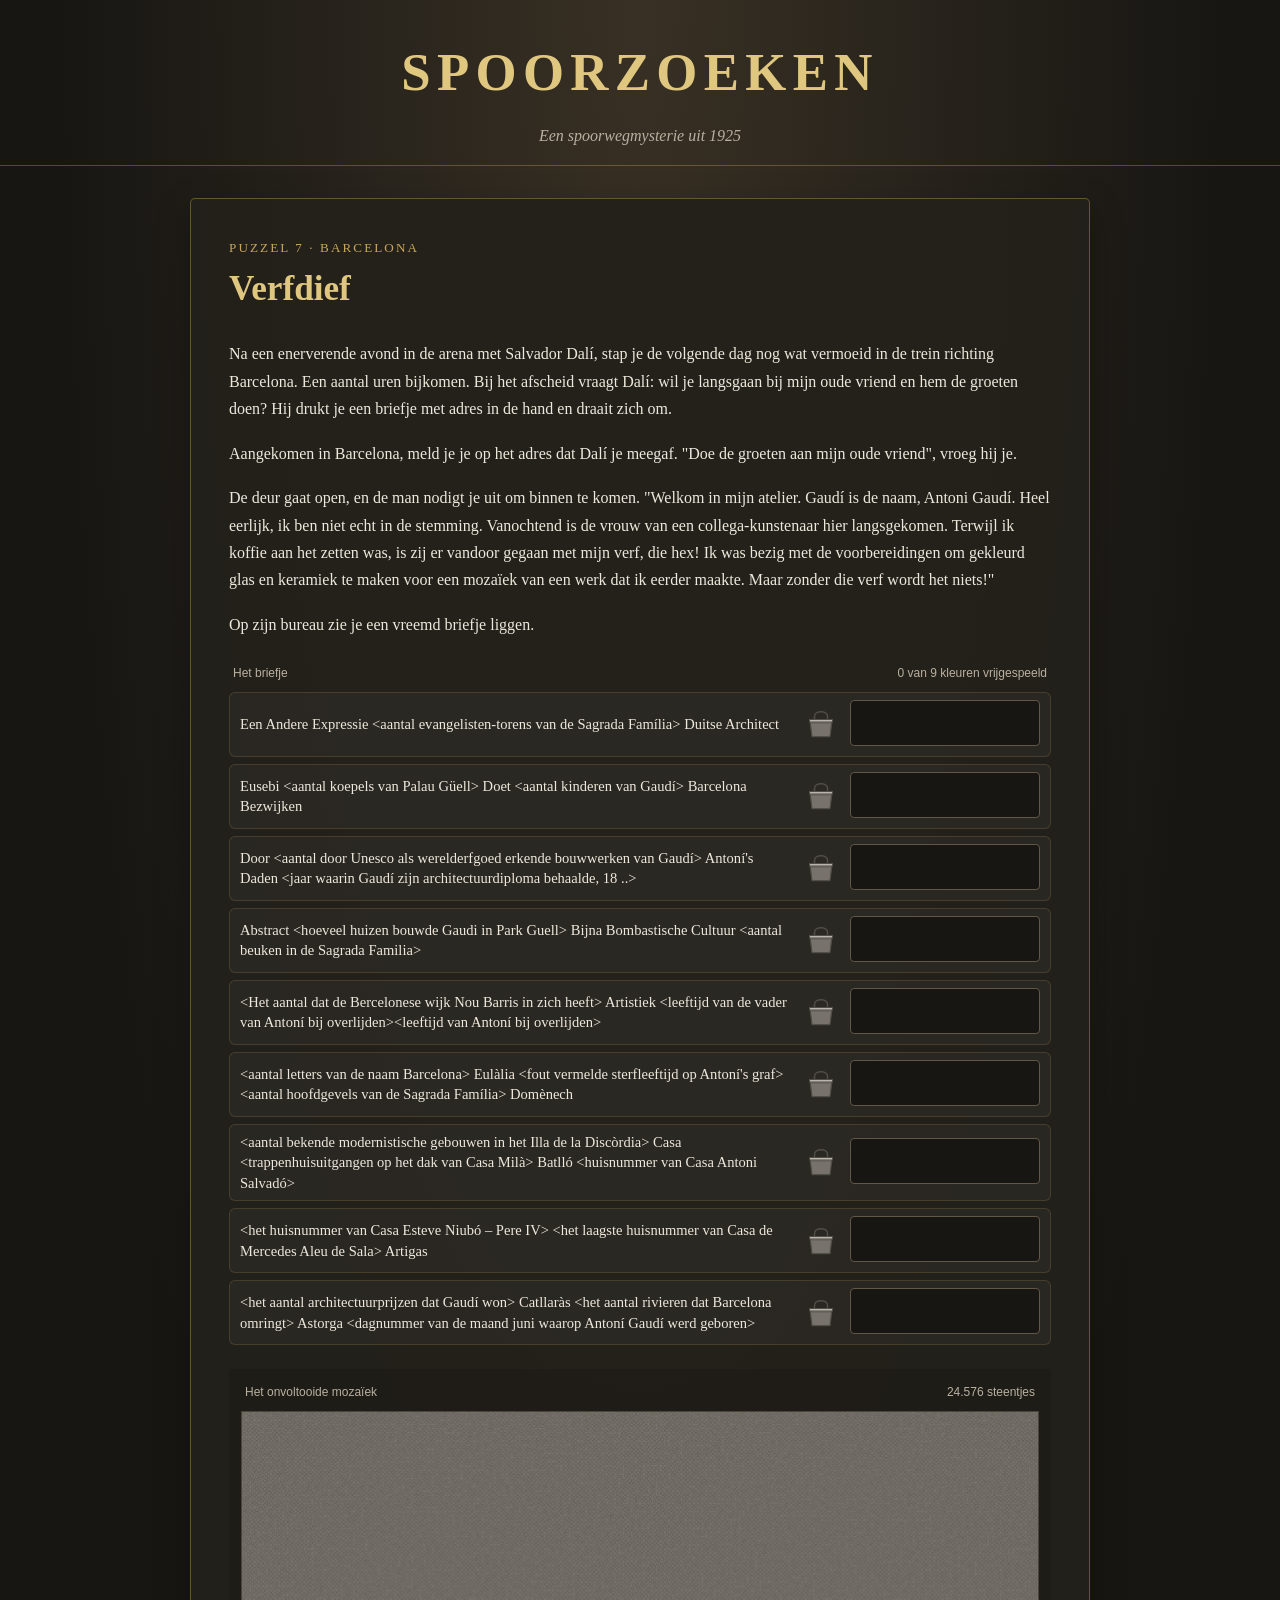
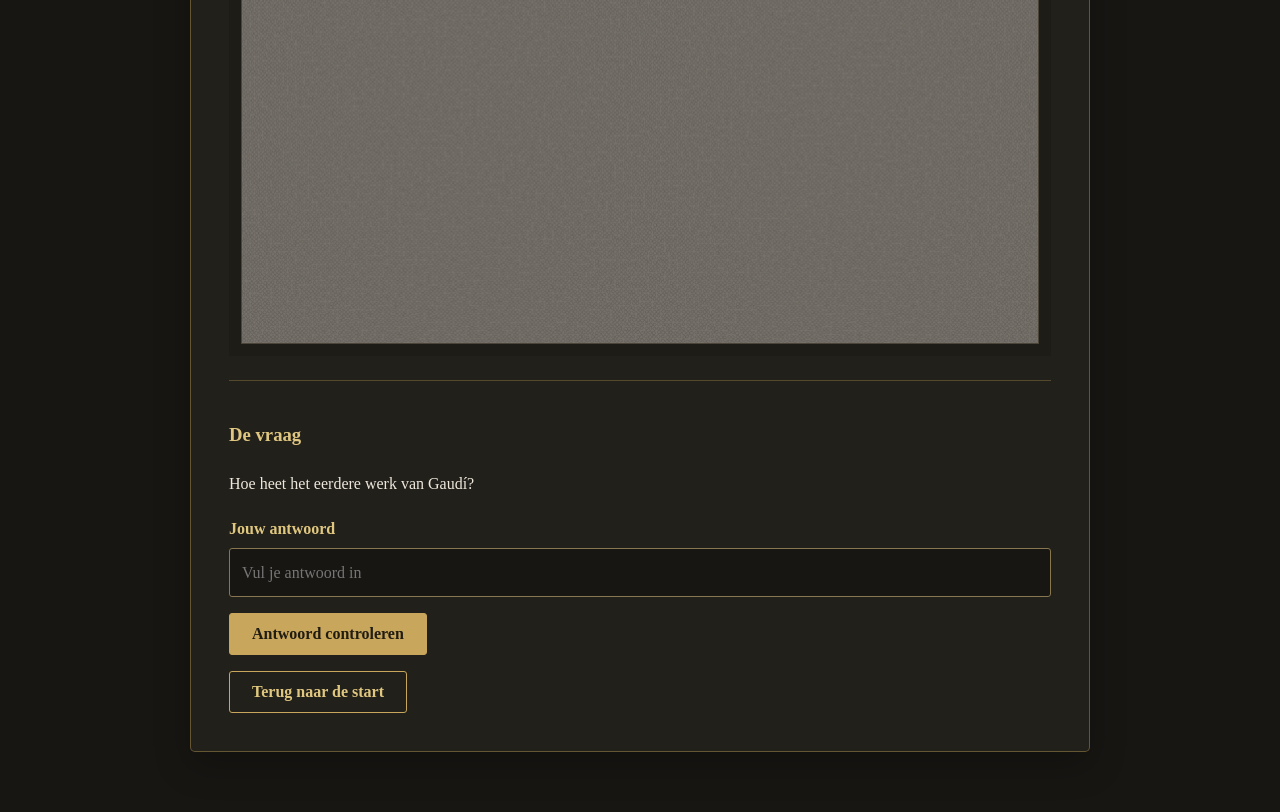
<file: puzzel-7.html>
<!DOCTYPE html>
<html lang="nl">
<head>
  <meta charset="UTF-8">
  <meta name="viewport" content="width=device-width, initial-scale=1.0">
  <title>Spoorzoeken – Puzzel 7: Verfdief</title>

  <link rel="stylesheet" href="css/stijl.css">

  <style>
    .p7-intro {
      max-width: 950px;
      line-height: 1.7;
    }

    .p7-palette {
      margin: 24px 0;
    }

    .p7-palette-list {
      display: flex;
      flex-direction: column;
      gap: 7px;
    }

    .p7-paint-row {
      display: grid;
      grid-template-columns: minmax(0,1fr) 38px minmax(135px,190px);
      align-items: center;
      gap: 10px;
      padding: 7px 10px;
      background: rgba(255,255,255,.035);
      border: 1px solid rgba(200,166,91,.18);
      border-radius: 6px;
    }

    .p7-clue {
      font-size: .91rem;
      line-height: 1.4;
    }

    .p7-pot {
      width: 32px;
      height: 36px;
      position: relative;
      justify-self: center;
    }

    .p7-pot::before {
      content: "";
      position: absolute;
      left: 3px;
      right: 3px;
      top: 10px;
      bottom: 1px;
      background: #77736c;
      border: 2px solid #c9bdab;
      border-radius: 4px 4px 7px 7px;
    }

    .p7-pot::after {
      content: "";
      position: absolute;
      left: 10px;
      right: 10px;
      top: 4px;
      height: 7px;
      border: 2px solid #c9bdab;
      border-bottom: 0;
      border-radius: 3px 3px 0 0;
    }

    .p7-paint-row.is-solved .p7-pot::before {
      background: var(--pot-colour);
    }

    .p7-code-field input {
      width: 100%;
      min-width: 0;
      box-sizing: border-box;
      background: #171613;
      border: 1px solid #625746;
      border-radius: 4px;
      color: #eee8dc;
      padding: 8px 9px;
      font: 14px/1.2 ui-monospace, monospace;
      letter-spacing: .04em;
    }

    .p7-code-field input:focus {
      outline: 2px solid #c8a66a;
      outline-offset: 1px;
    }

    .p7-code-field input:disabled {
      opacity: .68;
    }

    .p7-code-error {
      min-height: 0;
      margin: 3px 0 0;
      color: #e28b7e;
      font: 11px Arial, sans-serif;
    }

    .p7-mosaic-panel {
      margin-top: 16px;
      padding: 12px;
      background: rgba(0,0,0,.12);
    }

    .p7-mosaic-top {
      display: flex;
      justify-content: space-between;
      gap: 12px;
      align-items: center;
      padding: 4px 4px 12px;
      color: var(--muted,#b9ae9c);
      font: 12px Arial,sans-serif;
    }

    #puzzle7-image {
      display: block;
      width: 100%;
      height: auto;
      background: #77736c;
      border: 1px solid #4b4439;
    }

    .p7-question {
      margin-top: 24px;
    }

    .p7-progress {
      color: var(--muted,#b9ae9c);
      font: 12px Arial,sans-serif;
    }

    @media(max-width:640px) {
      .p7-paint-row {
        grid-template-columns: minmax(0,1fr) 32px minmax(112px,140px);
        gap: 7px;
        padding: 7px;
      }

      .p7-clue {
        font-size: .82rem;
      }
    }

    @media(max-width:420px) {
      .p7-paint-row {
        grid-template-columns: minmax(0,1fr) 28px minmax(100px,120px);
      }

      .p7-code-field input {
        font-size: 12px;
        padding: 7px 5px;
      }
    }
  </style>

  <script src="js/algemeen.js" defer></script>
  <script src="js/puzzels.js" defer></script>
  <script src="js/puzzelpagina.js" defer></script>
  <script src="assets/puzzel7-mozaiek.js" defer></script>
</head>

<body>

  <header class="site-header">
    <div class="header-inner">
      <h1>Spoorzoeken</h1>
      <p>Een spoorwegmysterie uit 1925</p>
    </div>
  </header>

  <main class="page-content">
    <section class="panel">

      <p class="eyebrow">Puzzel 7 · Barcelona</p>
      <h2>Verfdief</h2>

      <div class="p7-intro">
        <p>
          Na een enerverende avond in de arena met Salvador Dalí, stap je de volgende dag nog wat vermoeid in de trein richting Barcelona. Een aantal uren bijkomen.
          Bij het afscheid vraagt Dalí: wil je langsgaan bij mijn oude vriend en hem de groeten doen? Hij drukt je een briefje met adres in de hand en draait zich om.
        </p>
        <p>
          Aangekomen in Barcelona, meld je je op het adres dat Dalí
          je meegaf. "Doe de groeten aan mijn oude vriend", vroeg hij je.
        </p>

        <p>
          De deur gaat open, en de man nodigt je uit om binnen te komen.
          "Welkom in mijn atelier. Gaudí is de naam, Antoni Gaudí.
          Heel eerlijk, ik ben niet echt in de stemming.
          Vanochtend is de vrouw van een collega-kunstenaar hier langsgekomen.
          Terwijl ik koffie aan het zetten was, is zij er vandoor gegaan met
          mijn verf, die hex!
          Ik was bezig met de voorbereidingen om gekleurd glas en keramiek
          te maken voor een mozaïek van een werk dat ik eerder maakte.
          Maar zonder die verf wordt het niets!"
        </p>

        <p>
          Op zijn bureau zie je een vreemd briefje liggen.
        </p>
      </div>

      <section class="p7-palette" aria-label="Het briefje met verfpotjes">

        <div class="p7-mosaic-top">
          <span>Het briefje</span>
          <span class="p7-progress" id="p7-progress" aria-live="polite">
            0 van 9 kleuren vrijgespeeld
          </span>
        </div>

        <div class="p7-palette-list" id="p7-paint-list"></div>

      </section>

      <section class="p7-mosaic-panel" aria-label="Het mozaïek">

        <div class="p7-mosaic-top">
          <span>Het onvoltooide mozaïek</span>
          <span id="p7-tile-count"></span>
        </div>

        <canvas
          id="puzzle7-image"
          aria-label="Een mozaïek dat geleidelijk kleur krijgt">
        </canvas>

      </section>

      <section class="question p7-question">

        <h3>De vraag</h3>
        <p>Hoe heet het eerdere werk van Gaudí?</p>

        <form id="answer-form">
          <label for="answer">Jouw antwoord</label>
          <input
            id="answer"
            name="answer"
            type="text"
            autocomplete="off"
            placeholder="Vul je antwoord in">

          <button type="submit">Antwoord controleren</button>
        </form>

      </section>

      <button type="button" class="secondary" id="home-button">
        Terug naar de start
      </button>

    </section>
  </main>

  <div id="error-overlay" class="error-overlay" aria-hidden="true">
    <div
      class="error-box"
      role="dialog"
      aria-modal="true"
      aria-labelledby="error-title">

      <button
        type="button"
        id="error-close"
        class="error-close"
        aria-label="Sluiten">×</button>

      <h2 id="error-title">Het sein staat op rood</h2>

      <p>
        Dat is niet het goede antwoord. Het sein staat op rood.
        Vind het goede antwoord om door te kunnen stomen.
      </p>

      <img src="Stop.png" alt="Stopsein">

    </div>
  </div>

</body>
</html>
</file>
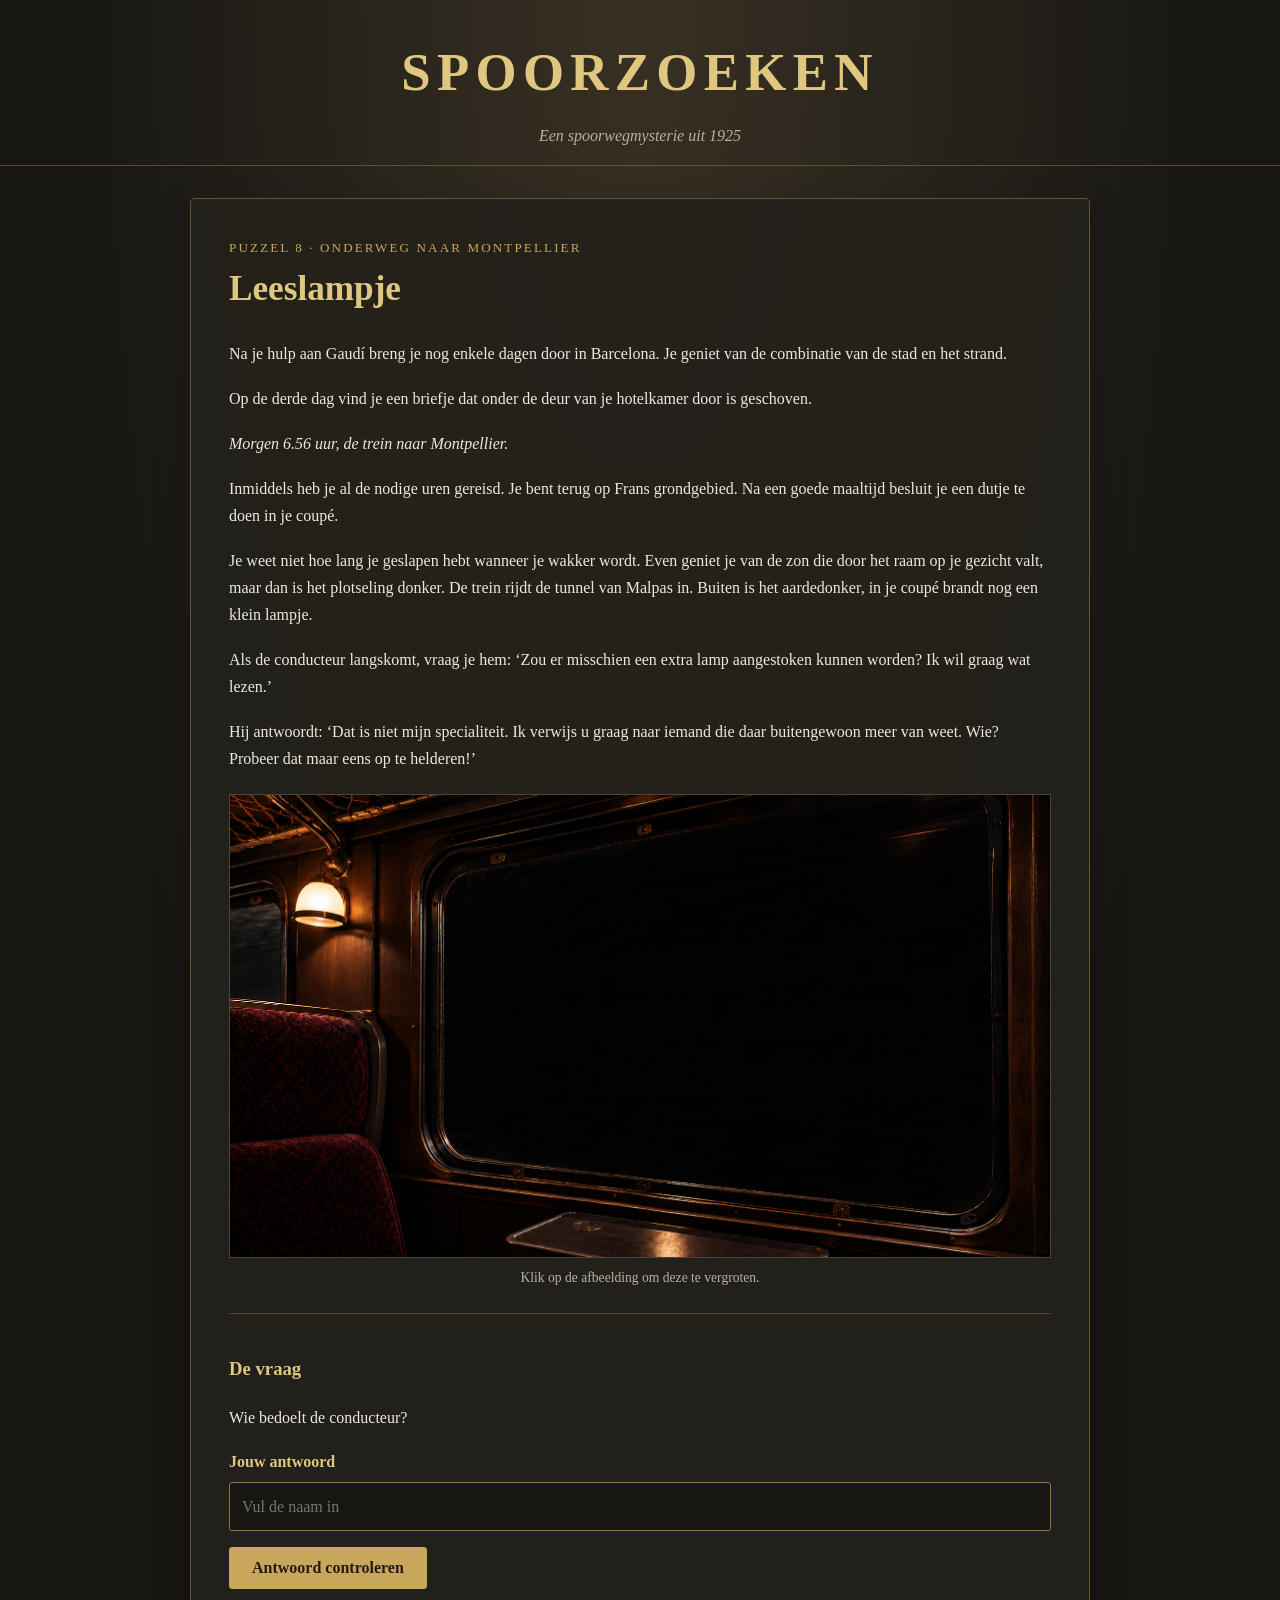
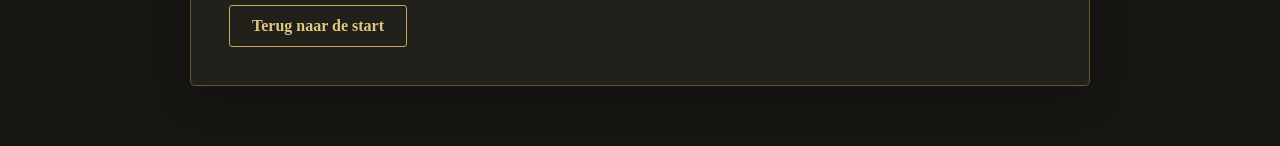
<file: puzzel-8.html>
<!DOCTYPE html>
<html lang="nl">
<head>
  <meta charset="UTF-8">
  <meta name="viewport" content="width=device-width, initial-scale=1.0">
  <title>Spoorzoeken – Puzzel 8: Leeslampje</title>
  <link rel="stylesheet" href="css/stijl.css">
  <style>
    .p8-intro { max-width: 950px; line-height: 1.7; }
    #puzzle8-image {
      display: block;
      width: 100%;
      height: auto;
      margin: 22px auto 8px;
      border: 1px solid #4b4439;
      cursor: zoom-in;
    }
    .p8-image-hint {
      margin: 0 0 24px;
      color: var(--muted, #b9ae9c);
      text-align: center;
      font-size: .85rem;
    }
    .p8-lightbox {
      position: fixed;
      inset: 0;
      z-index: 1000;
      display: none;
      align-items: center;
      justify-content: center;
      padding: 24px;
      background: rgba(0,0,0,.94);
      cursor: zoom-out;
    }
    .p8-lightbox.open { display: flex; }
    .p8-lightbox img {
      display: block;
      max-width: 96vw;
      max-height: 90vh;
      width: auto;
      height: auto;
      object-fit: contain;
      border: 1px solid rgba(201,189,171,.35);
    }
    .p8-lightbox-caption {
      position: absolute;
      bottom: 12px;
      color: #d6cbbb;
      font: 12px Arial, sans-serif;
    }
    .p8-question { margin-top: 24px; }
    @media(max-width:640px) {
      .p8-lightbox { padding: 10px; }
      .p8-lightbox img { max-width: 98vw; max-height: 88vh; }
    }
  </style>
</head>
<body>
  <header class="site-header">
    <div class="header-inner">
      <h1>Spoorzoeken</h1>
      <p>Een spoorwegmysterie uit 1925</p>
    </div>
  </header>

  <main class="page-content">
    <section class="panel">
      <p class="eyebrow">Puzzel 8 · Onderweg naar Montpellier</p>
      <h2>Leeslampje</h2>

      <div class="p8-intro">
        <p>
          Na je hulp aan Gaudí breng je nog enkele dagen door in Barcelona.
          Je geniet van de combinatie van de stad en het strand.
        </p>
        <p>
          Op de derde dag vind je een briefje dat onder de deur van je
          hotelkamer door is geschoven.
        </p>
        <p><em>Morgen 6.56 uur, de trein naar Montpellier.</em></p>
        <p>
          Inmiddels heb je al de nodige uren gereisd. Je bent terug op
          Frans grondgebied. Na een goede maaltijd besluit je een dutje
          te doen in je coupé.
        </p>
        <p>
          Je weet niet hoe lang je geslapen hebt wanneer je wakker wordt.
          Even geniet je van de zon die door het raam op je gezicht valt,
          maar dan is het plotseling donker. De trein rijdt de tunnel van
          Malpas in. Buiten is het aardedonker, in je coupé brandt nog een
          klein lampje.
        </p>
        <p>
          Als de conducteur langskomt, vraag je hem: ‘Zou er misschien een
          extra lamp aangestoken kunnen worden? Ik wil graag wat lezen.’
        </p>
        <p>
          Hij antwoordt: ‘Dat is niet mijn specialiteit. Ik verwijs u graag
          naar iemand die daar buitengewoon meer van weet.
          Wie? Probeer dat maar eens op te helderen!’
        </p>
      </div>

      <img
        id="puzzle8-image"
        class="story-image clickable-image"
        src="Puzzel%208.png"
        alt="Een donkere coupé met een brandende lamp en een zwart treinraam"
        tabindex="0"
        role="button"
        aria-label="Vergroot de afbeelding"
      >
      <p class="p8-image-hint">Klik op de afbeelding om deze te vergroten.</p>

      <section class="question p8-question">
        <h3>De vraag</h3>
        <p>Wie bedoelt de conducteur?</p>
        <form id="answer-form">
          <label for="answer">Jouw antwoord</label>
          <input id="answer" name="answer" type="text" autocomplete="off" placeholder="Vul de naam in">
          <button id="answer-submit" type="submit">Antwoord controleren</button>
        </form>
      </section>

      <button type="button" class="secondary" id="home-button">Terug naar de start</button>
    </section>
  </main>

  <div id="p8-lightbox" class="p8-lightbox" role="dialog" aria-modal="true" aria-label="Vergrote afbeelding">
    <img src="Puzzel%208.png" alt="Vergrote afbeelding van de donkere coupé">
    <div class="p8-lightbox-caption">Klik om terug te keren</div>
  </div>

  <div id="error-overlay" class="error-overlay" aria-hidden="true">
    <div class="error-box" role="dialog" aria-modal="true" aria-labelledby="error-title">
      <button type="button" id="error-close" class="error-close" aria-label="Sluiten">×</button>
      <h2 id="error-title">Het sein staat op rood</h2>
      <p>Dat is niet het goede antwoord. Het sein staat op rood. Vind het goede antwoord om door te kunnen stomen.</p>
      <img src="Stop.png" alt="Stopsein">
    </div>
  </div>

  <script>
    (() => {
      const image = document.getElementById('puzzle8-image');
      const lightbox = document.getElementById('p8-lightbox');

      function openImage() {
        lightbox.classList.add('open');
      }

      function closeImage() {
        lightbox.classList.remove('open');
      }

      image.addEventListener('click', openImage);
      image.addEventListener('keydown', event => {
        if (event.key === 'Enter' || event.key === ' ') {
          event.preventDefault();
          openImage();
        }
      });

      lightbox.addEventListener('click', closeImage);

      document.addEventListener('keydown', event => {
        if (event.key === 'Escape') closeImage();
      });
    })();
  </script>

  <script src="js/algemeen.js"></script>
  <script src="js/puzzels.js"></script>
  <script src="js/puzzelpagina.js"></script>
</body>
</html>
</file>
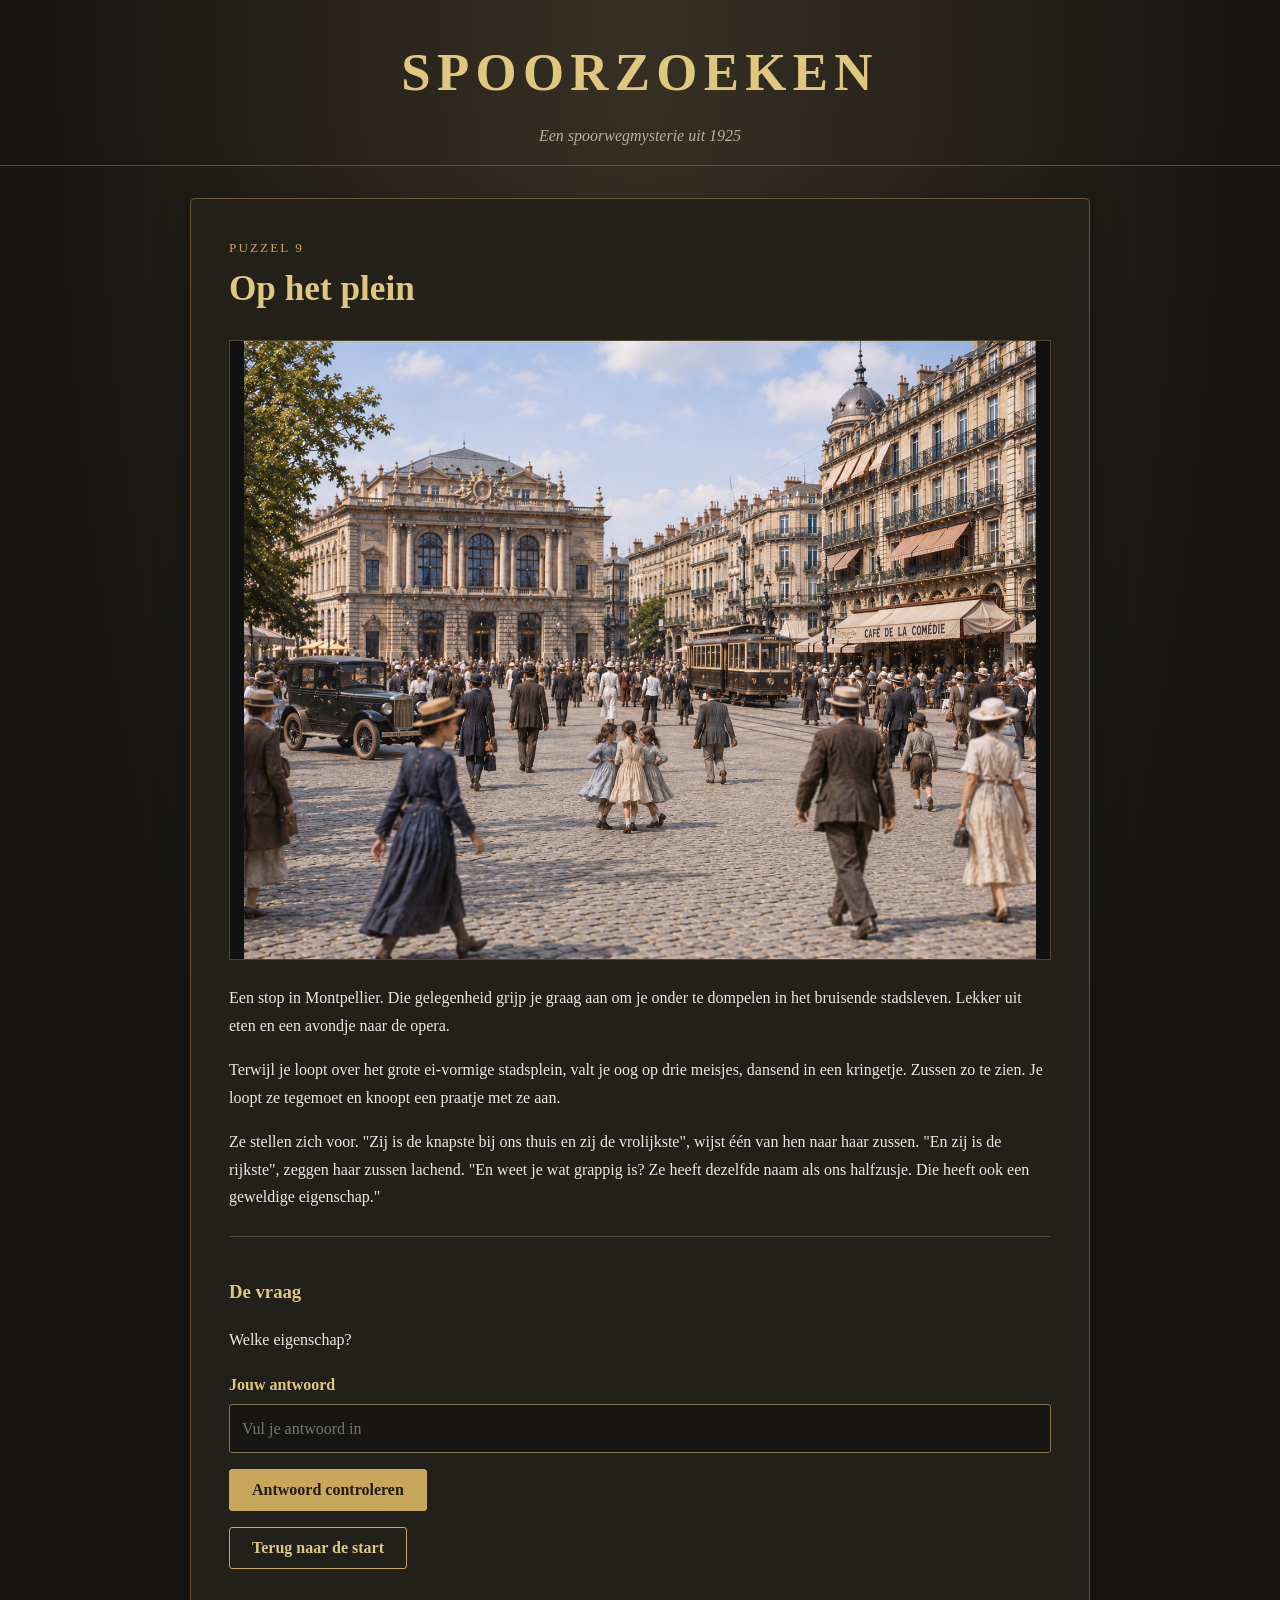
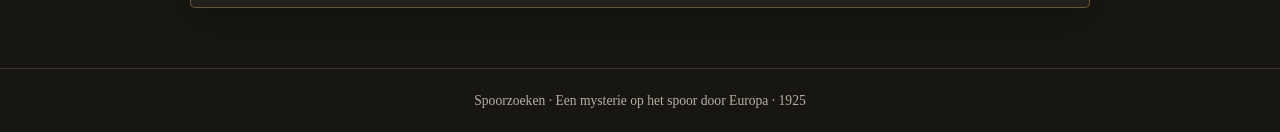
<file: puzzel-9.html>
<!DOCTYPE html>
<html lang="nl">
<head>
  <meta charset="UTF-8">
  <meta name="viewport" content="width=device-width, initial-scale=1.0">
  <title>Puzzel 9 – Op het plein | Spoorzoeken</title>

  <link rel="stylesheet" href="css/stijl.css">

  <script src="js/algemeen.js" defer></script>
  <script src="js/puzzels.js" defer></script>
  <script src="js/puzzelpagina.js" defer></script>
</head>

<body>
  <header>
    <h1>Spoorzoeken</h1>
    <p>Een spoorwegmysterie uit 1925</p>
  </header>

  <main>
    <section class="screen active">
      <div class="panel">
        <div class="eyebrow">Puzzel 9</div>
        <h2>Op het plein</h2>

        <img
          class="story-image"
          src="Puzzel%209.png"
          alt="Een druk en levendig Place de la Comédie in Montpellier"
        >

        <p>
          Een stop in Montpellier. Die gelegenheid grijp je graag aan om je
          onder te dompelen in het bruisende stadsleven. Lekker uit eten en
          een avondje naar de opera.
        </p>

        <p>
          Terwijl je loopt over het grote ei-vormige stadsplein, valt je oog
          op drie meisjes, dansend in een kringetje. Zussen zo te zien.
          Je loopt ze tegemoet en knoopt een praatje met ze aan.
        </p>

        <p>
          Ze stellen zich voor. "Zij is de knapste bij ons thuis en zij de
          vrolijkste", wijst één van hen naar haar zussen. "En zij is de
          rijkste", zeggen haar zussen lachend. "En weet je wat grappig is?
          Ze heeft dezelfde naam als ons halfzusje. Die heeft ook een
          geweldige eigenschap."
        </p>

        <div class="question">
          <h3>De vraag</h3>
          <p>Welke eigenschap?</p>

          <form id="answer-form">
            <label for="answer">Jouw antwoord</label>

            <input
              id="answer"
              type="text"
              autocomplete="off"
              placeholder="Vul je antwoord in"
              required
            >

            <button type="submit">Antwoord controleren</button>
          </form>
        </div>

        <button
          type="button"
          class="secondary"
          id="home-button"
        >
          Terug naar de start
        </button>
      </div>
    </section>
  </main>

  <footer>
    Spoorzoeken · Een mysterie op het spoor door Europa · 1925
  </footer>

  <!-- Foutmelding -->
  <div
    id="error-overlay"
    class="error-overlay"
    role="alertdialog"
    aria-modal="true"
    aria-labelledby="error-title"
    aria-hidden="true"
  >
    <div class="error-box">
      <img src="Stop.png" alt="Het spoor loopt dood">

      <h2 id="error-title">Het spoor loopt dood</h2>

      <p>
        Dat is niet het goede antwoord. Het sein staat op rood.
        Vind het goede antwoord om door te kunnen stomen.
      </p>

      <button type="button" id="error-close">
        Verder zoeken
      </button>
    </div>
  </div>
</body>
</html>
</file>
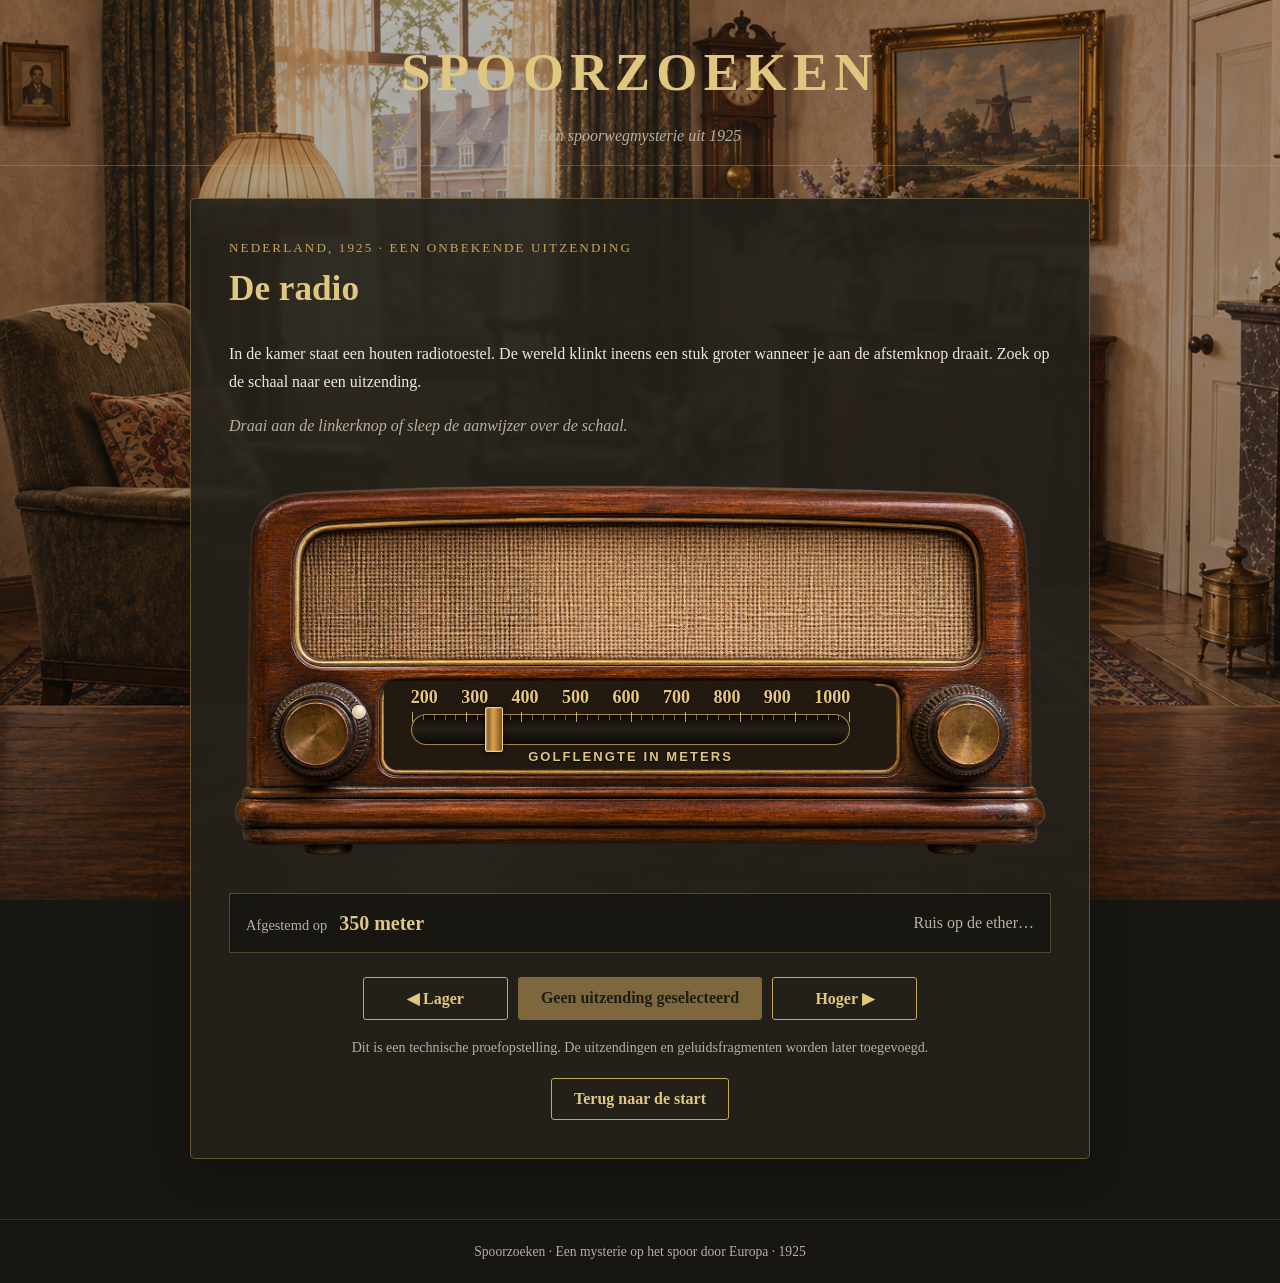
<file: puzzel-x/puzzel-x.html>
<!DOCTYPE html>
<html lang="nl">
<head>
  <meta charset="UTF-8">
  <meta name="viewport" content="width=device-width, initial-scale=1.0">
  <meta name="theme-color" content="#171613">
  <title>Spoorzoeken – Puzzel X: De radio</title>

  <!-- Algemene Spoorzoeken-vormgeving -->
  <link rel="stylesheet" href="../css/stijl.css">

  <!-- Aanvullende vormgeving voor de radio -->
  <link rel="stylesheet" href="css/puzzel-x.css">
</head>

<body class="radio-page">

  <header class="site-header">
    <div class="header-inner">
      <h1>Spoorzoeken</h1>
      <p>Een spoorwegmysterie uit 1925</p>
    </div>
  </header>

  <main class="page-content">
    <section class="panel radio-panel">

      <p class="eyebrow">Nederland, 1925 · Een onbekende uitzending</p>
      <h2>De radio</h2>

      <div class="radio-intro">
        <p>
          In de kamer staat een houten radiotoestel. De wereld klinkt
          ineens een stuk groter wanneer je aan de afstemknop draait.
          Zoek op de schaal naar een uitzending.
        </p>
        <p class="radio-instruction">
          Draai aan de linkerknop of sleep de aanwijzer over de schaal.
        </p>
      </div>

      <div class="radio-stage" id="radio-stage">

        <img
          class="radio-cabinet"
          src="radio.png"
          alt="Een brede houten radio uit 1925"
        >

        <!-- Dynamisch opgebouwde afstemschaal -->
        <div
          class="dial-overlay"
          id="dial-overlay"
          aria-label="Dynamische golflengteschaal"
        >
          <div class="dial-numbers" id="dial-numbers"></div>

          <div class="dial-track" id="dial-track">
            <div class="dial-ticks" id="dial-ticks"></div>

            <div
              class="dial-pointer"
              id="dial-pointer"
              role="slider"
              tabindex="0"
              aria-label="Afstemaanwijzer"
              aria-valuemin="200"
              aria-valuemax="1000"
              aria-valuenow="600"
            ></div>
          </div>

          <div class="dial-caption">GOLFLENGTE IN METERS</div>
        </div>

        <!-- Interactieve markering op de linker draaiknop -->
        <div
          class="knob-hit-area"
          id="tuning-knob"
          role="slider"
          tabindex="0"
          aria-label="Afstemknop"
          aria-valuemin="200"
          aria-valuemax="1000"
          aria-valuenow="600"
        >
          <span class="knob-marker"></span>
        </div>

      </div>

      <div class="radio-status" aria-live="polite">
        <div class="frequency-readout">
          <span class="readout-label">Afgestemd op</span>
          <strong id="frequency-value">600 meter</strong>
        </div>

        <div class="station-readout" id="station-status">
          Ruis op de ether…
        </div>
      </div>

      <div class="radio-controls">
        <button type="button" class="secondary" id="tune-down">
          ◀ Lager
        </button>

        <button type="button" id="play-toggle" disabled>
          Geen uitzending geselecteerd
        </button>

        <button type="button" class="secondary" id="tune-up">
          Hoger ▶
        </button>
      </div>

      <p class="radio-footnote">
        Dit is een technische proefopstelling. De uitzendingen en
        geluidsfragmenten worden later toegevoegd.
      </p>

      <button
        type="button"
        class="secondary home-button"
        id="home-button"
      >
        Terug naar de start
      </button>

    </section>
  </main>

  <footer>
    Spoorzoeken · Een mysterie op het spoor door Europa · 1925
  </footer>

  <audio id="radio-audio" preload="none"></audio>

  <script src="js/radio-config.js"></script>
  <script src="js/puzzel-x.js"></script>

</body>
</html>
</file>
<file: css/stijl.css>
:root {
  --background: #171613;
  --panel: #24211b;
  --gold: #c8a65b;
  --gold-light: #e0c780;
  --text: #eee8dc;
  --muted: #b9b0a0;
  --red: #c7463b;
  --green: #88b58a;
}

* {
  box-sizing: border-box;
}

body {
  margin: 0;
  min-height: 100vh;
  background: radial-gradient(
    ellipse at top,
    #383024 0%,
    var(--background) 65%
  );
  color: var(--text);
  font-family: Georgia, "Times New Roman", serif;
  line-height: 1.7;
}

header {
  padding: 28px 20px 16px;
  text-align: center;
  border-bottom: 1px solid rgba(200, 166, 91, 0.35);
}

header h1 {
  margin: 0;
  color: var(--gold-light);
  font-size: clamp(2rem, 5vw, 3.3rem);
  letter-spacing: 0.12em;
  text-transform: uppercase;
}

header p {
  margin: 4px 0 0;
  color: var(--muted);
  font-style: italic;
}

main {
  width: min(900px, calc(100% - 32px));
  margin: 32px auto 60px;
}

/* Schermonderdelen */
.screen {
  display: none;
}

.screen.active {
  display: block;
  animation: appear 0.35s ease;
}

@keyframes appear {
  from {
    opacity: 0;
    transform: translateY(6px);
  }

  to {
    opacity: 1;
    transform: translateY(0);
  }
}

/* Panelen en teksten */
.panel {
  padding: clamp(20px, 4vw, 38px);
  background: rgba(36, 33, 27, 0.94);
  border: 1px solid rgba(200, 166, 91, 0.4);
  border-radius: 5px;
  box-shadow: 0 12px 35px rgba(0, 0, 0, 0.25);
}

h2 {
  margin-top: 0;
  color: var(--gold-light);
  font-size: clamp(1.6rem, 4vw, 2.2rem);
  line-height: 1.25;
}

h3 {
  color: var(--gold-light);
}

p {
  margin: 0 0 1.1em;
}

.eyebrow {
  margin-bottom: 8px;
  color: var(--gold);
  font-size: 0.82rem;
  letter-spacing: 0.16em;
  text-transform: uppercase;
}

/* Afbeeldingen */
.story-image {
  display: block;
  width: 100%;
  max-height: 620px;
  margin: 24px auto;
  object-fit: contain;
  border: 1px solid rgba(200, 166, 91, 0.35);
  background: #111;
}

.intro-image {
  max-height: 480px;
}

.clickable-image {
  cursor: pointer;
  transition: opacity 0.2s ease;
}

.clickable-image:hover {
  opacity: 0.88;
}

.image-hint {
  margin-top: -16px;
  color: var(--muted);
  font-size: 0.9rem;
  font-style: italic;
  text-align: center;
}

/* Puzzelvragen en invoervelden */
.question {
  margin-top: 26px;
  padding-top: 20px;
  border-top: 1px solid rgba(200, 166, 91, 0.3);
}

label {
  display: block;
  margin: 12px 0 6px;
  color: var(--gold-light);
  font-weight: bold;
}

input,
select {
  display: block;
  width: 100%;
  min-height: 46px;
  padding: 10px 12px;
  border: 1px solid #877650;
  border-radius: 3px;
  background: #171613;
  color: var(--text);
  font: inherit;
}

input:focus,
select:focus {
  outline: 2px solid var(--gold);
  outline-offset: 2px;
}

/* Knoppen */
button {
  display: inline-block;
  margin-top: 16px;
  padding: 11px 22px;
  border: 1px solid var(--gold);
  border-radius: 3px;
  background: var(--gold);
  color: #211c12;
  font: bold 1rem Georgia, "Times New Roman", serif;
  cursor: pointer;
  transition: background 0.2s ease, color 0.2s ease;
}

button:hover {
  background: var(--gold-light);
}

button.secondary {
  background: transparent;
  color: var(--gold-light);
}

button.secondary:hover {
  background: rgba(200, 166, 91, 0.12);
}

/* Startpunt kiezen */
.access-panel {
  margin-top: 30px;
  padding-top: 22px;
  border-top: 1px solid rgba(200, 166, 91, 0.3);
}

.access-panel h3 {
  margin-top: 0;
}

.access-message {
  min-height: 1.5em;
  margin-top: 12px;
  color: var(--red);
}

.success-message {
  margin-top: 18px;
  color: var(--green);
  font-weight: bold;
}

.hidden {
  display: none !important;
}

/* Vergrote afbeelding (lightbox) */
.lightbox {
  position: fixed;
  z-index: 1000;
  inset: 0;
  display: none;
  align-items: center;
  justify-content: center;
  padding: 20px;
  background: rgba(0, 0, 0, 0.92);
  cursor: pointer;
}

.lightbox.open {
  display: flex;
}

.lightbox img {
  display: block;
  max-width: 96vw;
  max-height: 92vh;
  object-fit: contain;
  border: 1px solid rgba(200, 166, 91, 0.45);
}

.lightbox-caption {
  position: fixed;
  right: 0;
  bottom: 10px;
  left: 0;
  color: #ddd;
  font-size: 0.85rem;
  text-align: center;
  pointer-events: none;
}

/* Foutmelding */
.error-overlay {
  position: fixed;
  z-index: 1100;
  inset: 0;
  display: none;
  align-items: center;
  justify-content: center;
  padding: 20px;
  background: rgba(0, 0, 0, 0.88);
}

.error-overlay.open {
  display: flex;
}

.error-box {
  width: min(500px, 100%);
  padding: 24px;
  background: var(--panel);
  border: 1px solid var(--red);
  border-radius: 5px;
  text-align: center;
}

.error-box img {
  display: block;
  width: min(240px, 80%);
  max-height: 200px;
  margin: 0 auto 18px;
  object-fit: contain;
}

.error-box p {
  color: #f06459;
}

/* Voettekst */
footer {
  padding: 20px;
  color: var(--muted);
  font-size: 0.85rem;
  text-align: center;
  border-top: 1px solid rgba(200, 166, 91, 0.2);
}

/* =====================================================
   INTERACTIEVE JAPANSE PUZZEL
   ===================================================== */

.nonogram-view {
  margin: 24px 0;
}

.nonogram-view h3 {
  margin-bottom: 8px;
}

.nonogram-instruction {
  color: var(--muted);
  font-size: 0.95rem;
}

.nonogram-scroll {
  width: 100%;
  overflow-x: auto;
  padding: 8px 0 14px;
  overscroll-behavior-x: contain;
}

.nonogram-board {
  display: flex;
  flex-direction: column;
  gap: 0;
  width: 100%;
  min-width: 540px;
  padding: 10px;
  background: #e9e4d8;
  border: 2px solid #877650;
  border-radius: 3px;
  color: #171613;
}

/* De aanwijzingenkolom en het raster blijven exact uitgelijnd. */
.nonogram-top,
.nonogram-row {
  display: grid;
  grid-template-columns: 120px minmax(0, 1fr);
  gap: 0;
}

.nonogram-top {
  align-items: end;
}

.nonogram-corner {
  min-height: 1px;
  min-width: 0;
}

.nonogram-column-clues,
.nonogram-grid {
  display: grid;
  grid-template-columns: repeat(15, minmax(0, 1fr));
}

.nonogram-column-clues {
  min-width: 0;
  align-items: end;
}

.nonogram-column-clue {
  display: flex;
  flex-direction: column;
  align-items: center;
  justify-content: flex-end;
  gap: 2px;
  min-height: 112px;
  padding: 4px 0;
  border-right: 1px solid #c8c0b0;
}

/* Rijaanwijzingen: extra ruimte links, cijfers rechts uitgelijnd. */
.nonogram-row-clues {
  display: flex;
  align-items: center;
  justify-content: flex-end;
  gap: 3px;
  min-width: 0;
  padding: 0 8px 0 12px;
  border-right: 2px solid #877650;
  white-space: nowrap;
  overflow: visible;
}

.nonogram-row {
  min-height: 0;
}

.nonogram-row:nth-child(5n + 2) .nonogram-grid,
.nonogram-row:nth-child(5n + 2) .nonogram-row-clues {
  border-top-color: #877650;
}

.nonogram-grid {
  min-width: 0;
}

.nonogram-cell {
  display: block;
  width: 100%;
  min-width: 0;
  aspect-ratio: 1 / 1;
  margin: 0;
  padding: 0;
  border: 1px solid #a7a091;
  border-radius: 0;
  background: #fffdf7;
  box-shadow: none;
  transition: none;
}

.nonogram-cell:hover {
  background: #d9d3c6;
}

.nonogram-cell.is-black,
.nonogram-cell.is-black:hover {
  background: #171613;
}

.nonogram-cell:focus-visible,
.nonogram-clue:focus-visible {
  position: relative;
  z-index: 2;
  outline: 2px solid #a15b00;
  outline-offset: -2px;
}

.nonogram-clue {
  display: inline-flex;
  align-items: center;
  justify-content: center;
  width: auto;
  min-width: 18px;
  min-height: 22px;
  flex-shrink: 0;
  margin: 0;
  padding: 0 1px;
  border: 0;
  border-radius: 0;
  background: transparent;
  color: #171613;
  font: bold 0.88rem Arial, sans-serif;
  line-height: 1.2;
  box-shadow: none;
}

.nonogram-clue:hover {
  background: #d8d0c0;
}

.nonogram-clue.is-crossed {
  color: #756e61;
  text-decoration: line-through;
  text-decoration-thickness: 2px;
  opacity: 0.7;
}

.nonogram-controls {
  display: flex;
  flex-wrap: wrap;
  gap: 10px;
  justify-content: space-between;
  margin-top: 8px;
}

.nonogram-controls button {
  margin-top: 8px;
}

.nonogram-controls button:focus-visible {
  outline: 2px solid var(--gold-light);
  outline-offset: 3px;
}

/* Mobiele weergave */
@media (max-width: 600px) {
  header {
    padding-top: 22px;
  }

  main {
    margin-top: 20px;
  }

  .panel {
    padding: 20px;
  }

  button {
    width: 100%;
  }

  .nonogram-board {
    min-width: 540px;
  }

  .nonogram-controls {
    display: flex;
    flex-direction: column;
  }

  .nonogram-controls button {
    width: 100%;
  }
}
</file>
<file: puzzel-x/css/puzzel-x.css>
/* ==========================================================
   SPOORZOEKEN — RADIOPAGINA
   Aanvullend op de algemene vormgeving in css/stijl.css
   ========================================================== */

/* Achtergrond van de Nederlandse woonkamer uit 1925 */

body.radio-page {
  min-height: 100vh;
  background-color: #171613;
  background-image:
    linear-gradient(
      rgba(15, 13, 10, 0.30),
      rgba(15, 13, 10, 0.52)
    ),
    url("../Woonkamer.png");
  background-position: center center;
  background-size: cover;
  background-repeat: no-repeat;
  background-attachment: fixed;
}

/* Hoofdpaneel */

.radio-panel {
  max-width: 1120px;
  background: rgba(36, 33, 27, 0.91);
  backdrop-filter: blur(2px);
}

.radio-intro {
  max-width: 900px;
}

.radio-instruction {
  color: var(--muted, #b9ae9c);
  font-style: italic;
}

/* Radio-afbeelding */

.radio-stage {
  position: relative;
  width: 100%;
  max-width: 1080px;
  margin: 24px auto 12px;
  line-height: 1;
  user-select: none;
  touch-action: pan-y;
}

.radio-cabinet {
  display: block;
  width: 100%;
  height: auto;
}

/* ==========================================================
   DYNAMISCHE AFSTEMSCHAAL

   Positie afgestemd op radio.png (1774 x 887 pixels).
   De kleur #221a11 sluit aan op het lege vlak in de afbeelding.
   ========================================================== */

.dial-overlay {
  position: absolute;

  left: 18.8%;
  top: 53.0%;
  width: 60.1%;
  height: 20.5%;

  overflow: hidden;
  border-radius: 2.5% / 12%;

  color: #e7c77d;
  background: #221a11;

  box-shadow: none;
}

/* Getallen boven de afstemlijn */

.dial-numbers {
  position: absolute;
  left: 5.5%;
  right: 5.5%;
  top: 5%;
  height: 28%;

  display: flex;
  align-items: center;
  justify-content: space-between;

  font-family: Georgia, "Times New Roman", serif;
  font-size: clamp(9px, 1.55vw, 18px);
  font-weight: bold;

  color: #e7c77d;
  text-shadow: 0 1px 2px #000;
}

/* Horizontale afstemlijn */

.dial-track {
  position: absolute;
  left: 5.5%;
  right: 5.5%;
  top: 39%;
  height: 36%;

  border: 1px solid rgba(217, 177, 94, 0.75);
  border-radius: 20px;

  background:
    linear-gradient(
      180deg,
      #090807,
      #282016 48%,
      #090807
    );

  cursor: ew-resize;
  touch-action: none;
}

/* Streepjes */

.dial-ticks {
  position: absolute;
  inset: 0;
  pointer-events: none;
}

.dial-tick {
  position: absolute;
  top: -12%;
  width: 1px;
  height: 34%;
  background: #d7b76f;
  opacity: 0.9;
}

.dial-tick.minor {
  top: 0;
  height: 18%;
  opacity: 0.55;
}

.dial-tick.lower {
  top: 78%;
  height: 27%;
}

.dial-tick.lower.minor {
  top: 78%;
  height: 16%;
}

/* De beweegbare aanwijzer */

.dial-pointer {
  position: absolute;
  z-index: 2;

  top: -30%;
  left: 50%;

  width: clamp(10px, 1.8vw, 18px);
  height: 160%;

  transform: translateX(-50%);

  border: 1px solid #f0cf83;
  border-radius: 2px;

  background:
    linear-gradient(
      90deg,
      #70451b,
      #d9a34e 45%,
      #80501f
    );

  box-shadow:
    0 0 5px rgba(0, 0, 0, 0.9),
    inset 1px 0 2px rgba(255, 235, 180, 0.65);

  cursor: grab;
  touch-action: none;
}

.dial-pointer:active {
  cursor: grabbing;
}

/* Onderschrift */

.dial-caption {
  position: absolute;
  left: 0;
  right: 0;
  bottom: 3%;

  text-align: center;

  font: bold clamp(7px, 1.2vw, 13px)/1 Arial, sans-serif;
  letter-spacing: 0.16em;

  color: #e2c47c;
  text-shadow: 0 1px 2px #000;
}

/* ==========================================================
   LINKER DRAAIKNOP
   De markering wordt dynamisch door JavaScript verplaatst.
   ========================================================== */

.knob-hit-area {
  position: absolute;

  left: 5.2%;
  top: 52.0%;
  width: 12.2%;
  height: 24.0%;

  border-radius: 50%;
  cursor: grab;
  touch-action: none;
}

.knob-hit-area:active {
  cursor: grabbing;
}

.knob-marker {
  position: absolute;

  left: 50%;
  top: 50%;

  width: clamp(8px, 1.25vw, 14px);
  height: clamp(8px, 1.25vw, 14px);

  border-radius: 50%;
  border: 1px solid #f7e5bd;

  background:
    radial-gradient(
      circle at 35% 30%,
      #fff8e8,
      #d9c5a0 65%,
      #8a7451
    );

  box-shadow: 0 1px 3px #000;

  transform: translate(-50%, -50%);
}

/* Statusinformatie */

.radio-status {
  display: flex;
  justify-content: space-between;
  align-items: center;
  gap: 18px;

  max-width: 850px;
  margin: 18px auto 8px;
  padding: 12px 16px;

  border: 1px solid rgba(200, 166, 91, 0.35);
  background: rgba(12, 11, 9, 0.45);
}

.frequency-readout {
  display: flex;
  align-items: baseline;
  gap: 12px;
}

.readout-label {
  color: var(--muted, #b9ae9c);
  font-size: 0.9rem;
}

.frequency-readout strong {
  color: var(--gold-light, #e0c780);
  font-size: 1.25rem;
}

.station-readout {
  color: var(--muted, #b9ae9c);
  text-align: right;
}

/* Bedieningsknoppen */

.radio-controls {
  display: flex;
  justify-content: center;
  flex-wrap: wrap;
  gap: 10px;
}

.radio-controls button {
  min-width: 145px;
}

.radio-controls button:disabled {
  opacity: 0.55;
  cursor: not-allowed;
}

.radio-footnote {
  margin: 16px 0 4px;
  color: var(--muted, #b9ae9c);
  font-size: 0.88rem;
  text-align: center;
}

.home-button {
  display: block;
  margin: 18px auto 0;
}

/* Mobiele weergave */

@media (max-width: 640px) {

  body.radio-page {
    background-attachment: scroll;
  }

  .radio-panel {
    padding: 16px;
  }

  .radio-status {
    align-items: flex-start;
    flex-direction: column;
    gap: 4px;
  }

  .station-readout {
    text-align: left;
  }

  .radio-controls {
    gap: 6px;
  }

  .radio-controls button {
    min-width: 0;
    flex: 1 1 28%;
    padding: 10px 8px;
    font-size: 0.9rem;
  }

  .dial-numbers {
    font-size: clamp(8px, 2.1vw, 13px);
  }

  .dial-caption {
    letter-spacing: 0.08em;
  }
}
</file>
